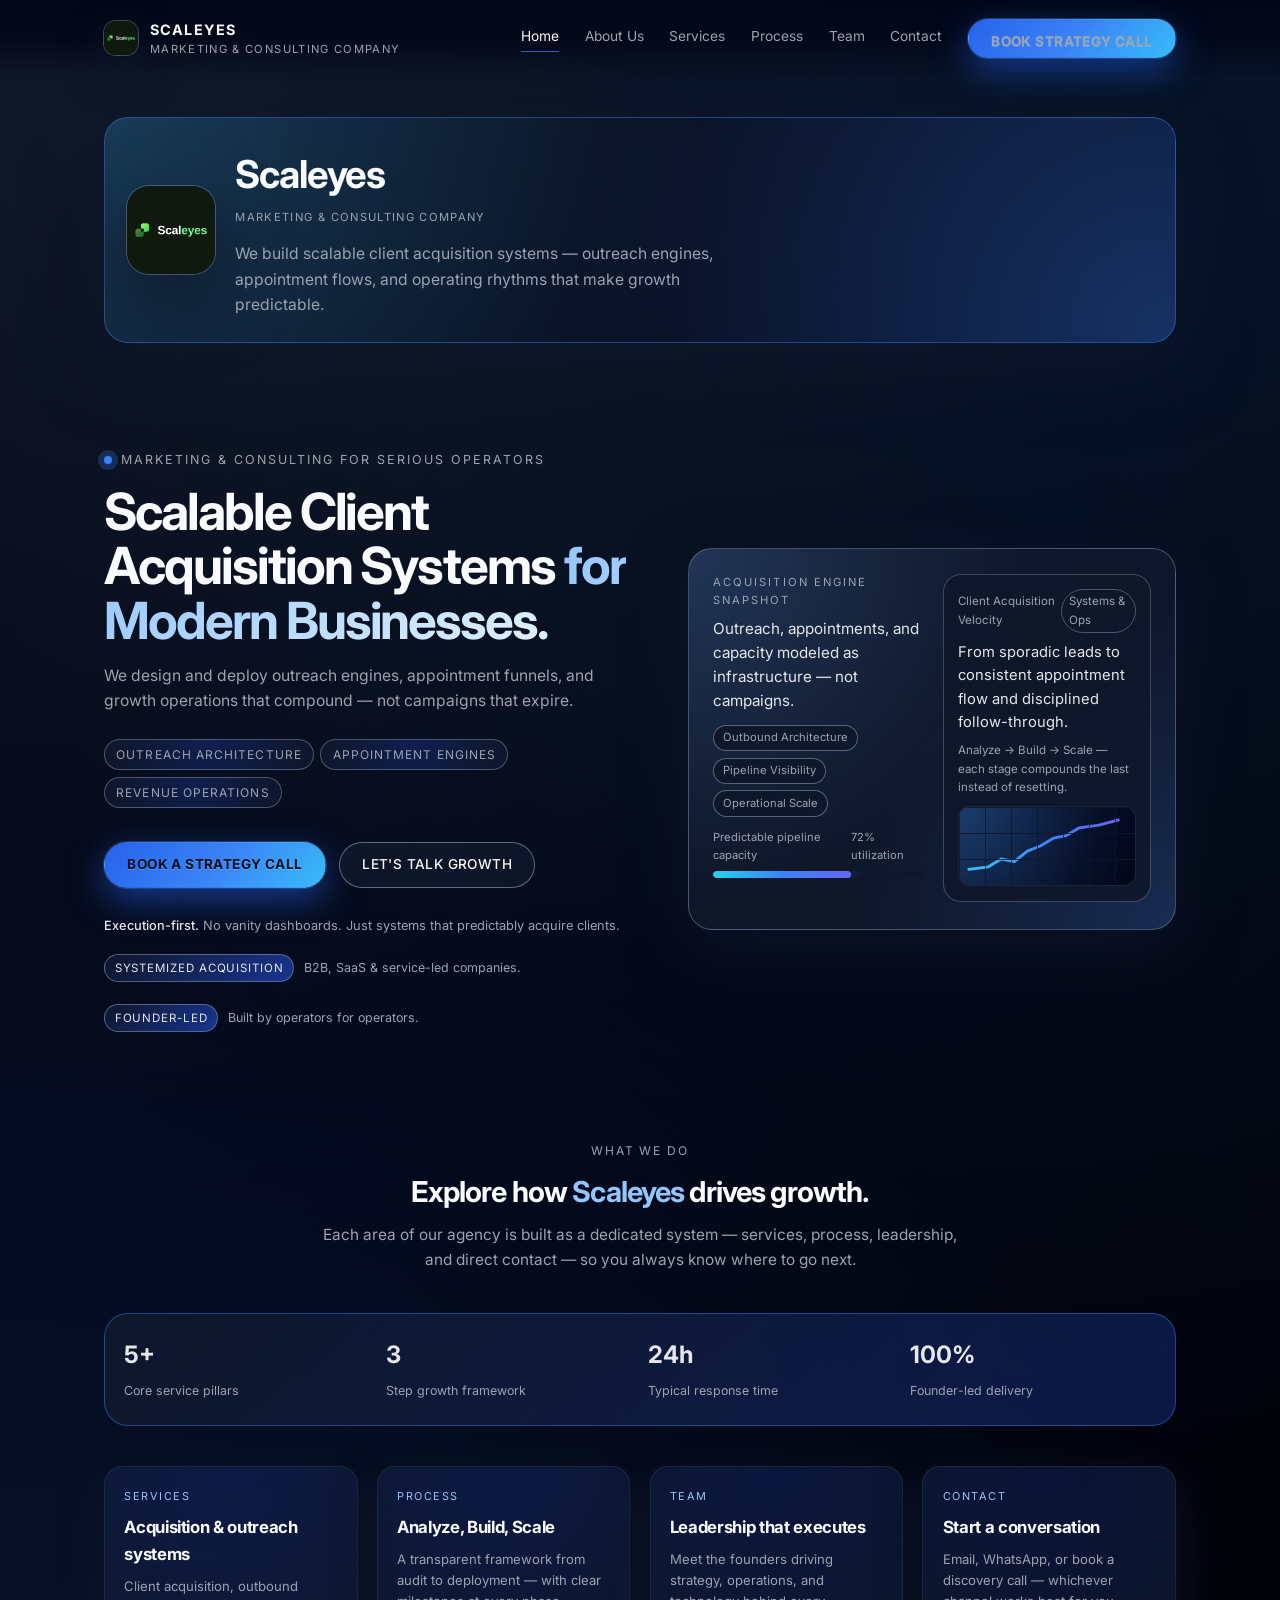
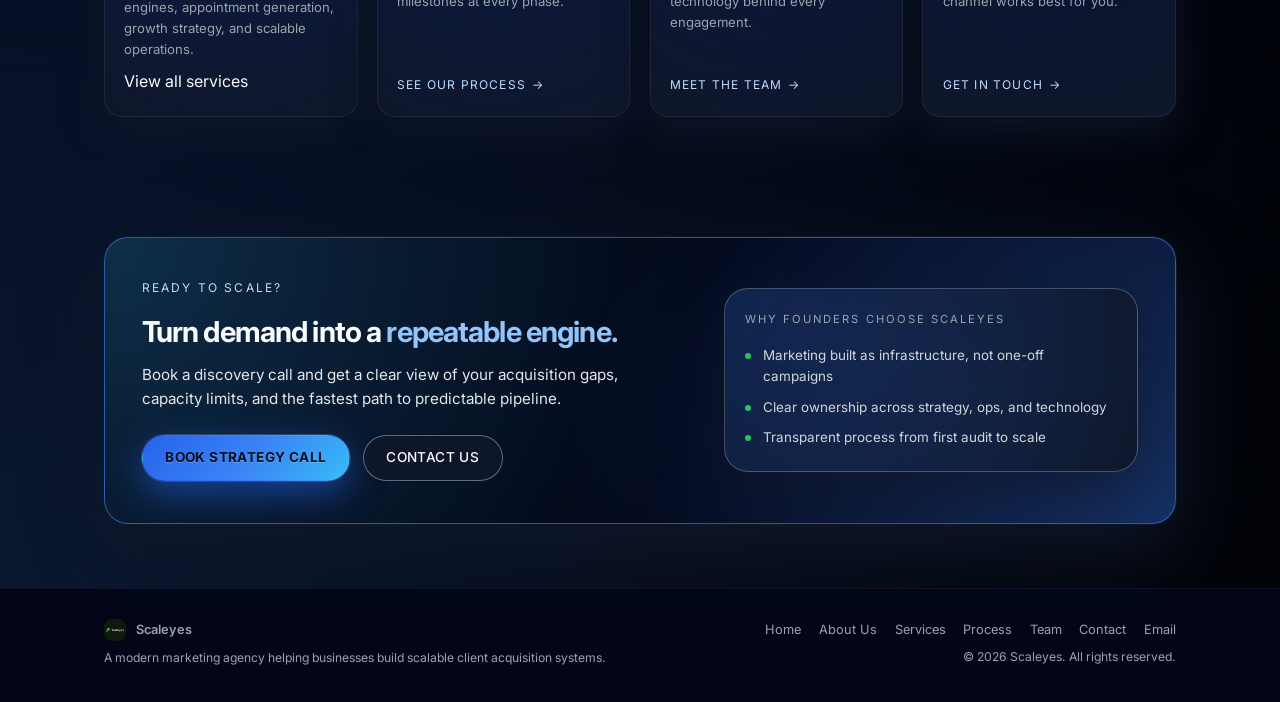
<file: index.html>
﻿<!DOCTYPE html>
<html lang="en">
<head>
  <meta charset="UTF-8" />
  <title>Scaleyes – Marketing & Consulting Company for Scalable Client Acquisition</title>
  <meta name="viewport" content="width=device-width, initial-scale=1, maximum-scale=1, user-scalable=no" />
  <meta
    name="description"
    content="Scaleyes is a marketing agency building scalable client acquisition systems, outreach engines, and appointment generation for modern businesses."
  />
  <link rel="icon" href="assets/scaleyes-logo.jpeg" type="image/jpeg" />
  <link rel="apple-touch-icon" href="assets/scaleyes-logo.jpeg" />
  <meta property="og:title" content="Scaleyes – Marketing & Consulting Company" />
  <meta
    property="og:description"
    content="Scalable client acquisition systems, outreach engines, and growth operations for modern businesses."
  />
  <meta property="og:image" content="assets/scaleyes-logo.jpeg" />
  <meta name="twitter:card" content="summary_large_image" />
  <link rel="preconnect" href="https://fonts.googleapis.com" />
  <link rel="preconnect" href="https://fonts.gstatic.com" crossorigin />
  <link
    href="https://fonts.googleapis.com/css2?family=Inter:wght@300;400;500;600;700;800&display=swap"
    rel="stylesheet"
  />
  <link rel="stylesheet" href="css/styles.css" />
</head>
<body>
  <div class="page">
    <header class="nav">
      <div class="nav-inner">
        <a href="index.html" class="brand">
          <img class="brand-logo" src="assets/scaleyes-logo.jpeg" alt="Scaleyes logo" />
          <div>
            <div class="brand-name">Scaleyes</div>
            <div class="brand-sub">Marketing &amp; Consulting Company</div>
          </div>
        </a>
        <button class="nav-toggle" type="button" aria-label="Open menu" aria-expanded="false" aria-controls="site-nav">
          <span class="nav-toggle-bar" aria-hidden="true"></span>
          <span class="nav-toggle-bar" aria-hidden="true"></span>
          <span class="nav-toggle-bar" aria-hidden="true"></span>
        </button>
        <nav class="nav-links" id="site-nav">
          <a href="index.html" class="active">Home</a>
          <a href="about.html">About Us</a>
          <a href="services.html">Services</a>
          <a href="process.html">Process</a>
          <a href="team.html">Team</a>
          <a href="contact.html">Contact</a>
          <a href="https://calendly.com/scaleyes-official/discovery-call" class="btn btn-primary nav-cta" target="_blank" rel="noopener noreferrer">Book Strategy Call</a>
        </nav>
      </div>
    </header>

    <main>
      <section class="brand-hero">
        <div class="container">
          <div class="brand-hero-inner fade-in-up">
            <img class="brand-logo brand-logo--big" src="assets/scaleyes-logo.jpeg" alt="Scaleyes logo" />
            <div>
              <div class="brand-name brand-name--big">Scaleyes</div>
              <div class="brand-sub">Marketing &amp; Consulting Company</div>
              <p class="hero-subtitle" style="margin: 0.9rem 0 0;">
                We build scalable client acquisition systems — outreach engines, appointment flows, and
                operating rhythms that make growth predictable.
              </p>
            </div>
          </div>
        </div>
      </section>

      <section class="hero">
        <div class="container">
          <div class="hero-grid">
            <div class="fade-in-up">
              <div class="hero-eyebrow">
                <span class="hero-eyebrow-dot"></span>
                Marketing &amp; consulting for serious operators
              </div>
              <h1 class="hero-title">
                Scalable Client Acquisition Systems
                <span>for Modern Businesses.</span>
              </h1>
              <p class="hero-subtitle">
                We design and deploy outreach engines, appointment funnels, and growth operations
                that compound — not campaigns that expire.
              </p>
              <div class="hero-tags">
                <span class="hero-tag">Outreach Architecture</span>
                <span class="hero-tag">Appointment Engines</span>
                <span class="hero-tag">Revenue Operations</span>
              </div>
              <div class="hero-cta-row">
                <a href="https://calendly.com/scaleyes-official/discovery-call" class="btn btn-primary" target="_blank" rel="noopener noreferrer">Book a Strategy Call</a>
                <a href="contact.html" class="btn btn-outline">Let's Talk Growth</a>
              </div>
              <p class="hero-note">
                <strong>Execution-first.</strong> No vanity dashboards. Just systems that predictably
                acquire clients.
              </p>
              <div class="hero-meta-row">
                <div class="hero-meta">
                  <span class="hero-meta-badge">Systemized Acquisition</span>
                  B2B, SaaS &amp; service-led companies.
                </div>
                <div class="hero-meta">
                  <span class="hero-meta-badge">Founder-led</span>
                  Built by operators for operators.
                </div>
              </div>
            </div>

            <div class="hero-visual-wrap fade-in-up-delayed">
              <div class="hero-card">
                <div class="hero-card-grid">
                  <div>
                    <div class="hero-kpi-label">Acquisition Engine Snapshot</div>
                    <div class="hero-kpi-main">
                      Outreach, appointments, and capacity modeled as infrastructure — not campaigns.
                    </div>
                    <div class="hero-kpi-pill-row">
                      <span class="hero-kpi-pill">Outbound Architecture</span>
                      <span class="hero-kpi-pill">Pipeline Visibility</span>
                      <span class="hero-kpi-pill">Operational Scale</span>
                    </div>
                    <div class="hero-bar-chart">
                      <div class="hero-bar-label-row">
                        <span>Predictable pipeline capacity</span>
                        <span>72% utilization</span>
                      </div>
                      <div class="hero-bar-track">
                        <div class="hero-bar-fill"></div>
                      </div>
                    </div>
                  </div>
                  <div>
                    <div class="hero-line-card">
                      <div class="hero-line-header">
                        <span>Client Acquisition Velocity</span>
                        <span class="hero-line-pill">Systems &amp; Ops</span>
                      </div>
                      <div class="hero-line-main">
                        From sporadic leads to consistent appointment flow and disciplined follow-through.
                      </div>
                      <div class="hero-line-sub">
                        Analyze → Build → Scale — each stage compounds the last instead of resetting.
                      </div>
                      <div class="hero-line-grid">
                        <div class="hero-line-path">
                          <svg class="hero-line-svg" viewBox="0 0 120 60" aria-hidden="true">
                            <polyline
                              points="0,48 15,46 25,40 35,42 45,34 55,30 65,24 75,22 85,16 100,14 115,10"
                              fill="none"
                              stroke="url(#lineGradient)"
                              stroke-width="2.2"
                              stroke-linecap="round"
                              stroke-linejoin="round"
                            />
                            <defs>
                              <linearGradient id="lineGradient" x1="0%" y1="0%" x2="100%" y2="0%">
                                <stop offset="0%" stop-color="#38bdf8" />
                                <stop offset="50%" stop-color="#3b82f6" />
                                <stop offset="100%" stop-color="#6366f1" />
                              </linearGradient>
                            </defs>
                          </svg>
                        </div>
                        <div class="hero-blob"></div>
                      </div>
                    </div>
                  </div>
                </div>
              </div>
            </div>
          </div>
        </div>
      </section>

      <section class="explore-section">
        <div class="container">
          <div class="section-header fade-in-up">
            <div class="section-eyebrow">What we do</div>
            <h2 class="section-title">Explore how <span>Scaleyes</span> drives growth.</h2>
            <p class="section-subtitle">
              Each area of our agency is built as a dedicated system — services, process, leadership,
              and direct contact — so you always know where to go next.
            </p>
          </div>

          <div class="stats-strip fade-in-up-delayed">
            <div class="stats-strip-grid">
              <div class="stat-item"><strong>5+</strong><span>Core service pillars</span></div>
              <div class="stat-item"><strong>3</strong><span>Step growth framework</span></div>
              <div class="stat-item"><strong>24h</strong><span>Typical response time</span></div>
              <div class="stat-item"><strong>100%</strong><span>Founder-led delivery</span></div>
            </div>
          </div>

          <div class="explore-grid fade-in-up-late">
            <a href="services.html" class="explore-card">
              <span class="explore-card-tag">Services</span>
              <h3>Acquisition &amp; outreach systems</h3>
              <p>Client acquisition, outbound engines, appointment generation, growth strategy, and scalable operations.</p>
              <span class="exploreacard-link">View all services</span>
            </a>
            <a href="process.html" class="explore-card">
              <span class="explore-card-tag">Process</span>
              <h3>Analyze, Build, Scale</h3>
              <p>A transparent framework from audit to deployment — with clear milestones at every phase.</p>
              <span class="explore-card-link">See our process</span>
            </a>
            <a href="team.html" class="explore-card">
              <span class="explore-card-tag">Team</span>
              <h3>Leadership that executes</h3>
              <p>Meet the founders driving strategy, operations, and technology behind every engagement.</p>
              <span class="explore-card-link">Meet the team</span>
            </a>
            <a href="contact.html" class="explore-card">
              <span class="explore-card-tag">Contact</span>
              <h3>Start a conversation</h3>
              <p>Email, WhatsApp, or book a discovery call — whichever channel works best for you.</p>
              <span class="explore-card-link">Get in touch</span>
            </a>
          </div>
        </div>
      </section>

      <section class="cta-band">
        <div class="container">
          <div class="cta-wrap fade-in-up">
            <div class="cta-grid">
              <div>
                <div class="cta-kicker">Ready to scale?</div>
                <h2 class="cta-title">Turn demand into a <span>repeatable engine.</span></h2>
                <p class="cta-subtitle">
                  Book a discovery call and get a clear view of your acquisition gaps, capacity limits,
                  and the fastest path to predictable pipeline.
                </p>
                <div class="cta-actions">
                  <a href="https://calendly.com/scaleyes-official/discovery-call" class="btn btn-primary" target="_blank" rel="noopener noreferrer">Book Strategy Call</a>
                  <a href="contact.html" class="btn btn-outline">Contact Us</a>
                </div>
              </div>
              <div class="page-hero-card">
                <p class="hero-kpi-label">Why founders choose Scaleyes</p>
                <ul class="contact-expect-list">
                  <li>Marketing built as infrastructure, not one-off campaigns</li>
                  <li>Clear ownership across strategy, ops, and technology</li>
                  <li>Transparent process from first audit to scale</li>
                </ul>
              </div>
            </div>
          </div>
        </div>
      </section>
    </main>

    <footer>
      <div class="container">
        <div class="footer-inner">
          <div class="footer-left">
            <div class="footer-logo">
              <img class="footer-logo-img" src="assets/scaleyes-logo.jpeg" alt="Scaleyes logo" />
              <span>Scaleyes</span>
            </div>
            <p class="footer-mini">
              A modern marketing agency helping businesses build scalable client acquisition systems.
            </p>
          </div>
          <div class="footer-right">
            <div class="footer-links">
              <a href="index.html">Home</a>
              <a href="about.html">About Us</a>
              <a href="services.html">Services</a>
              <a href="process.html">Process</a>
              <a href="team.html">Team</a>
              <a href="contact.html">Contact</a>
              <a href="mailto:official@scaleyes.com">Email</a>
            </div>
            <p class="footer-mini">&copy; <span id="year"></span> Scaleyes. All rights reserved.</p>
          </div>
        </div>
      </div>
    </footer>
  </div>
  <script src="js/nav.js" defer></script>
  <script>
    document.getElementById("year").textContent = new Date().getFullYear();
  </script>
</body>
</html>
</file>
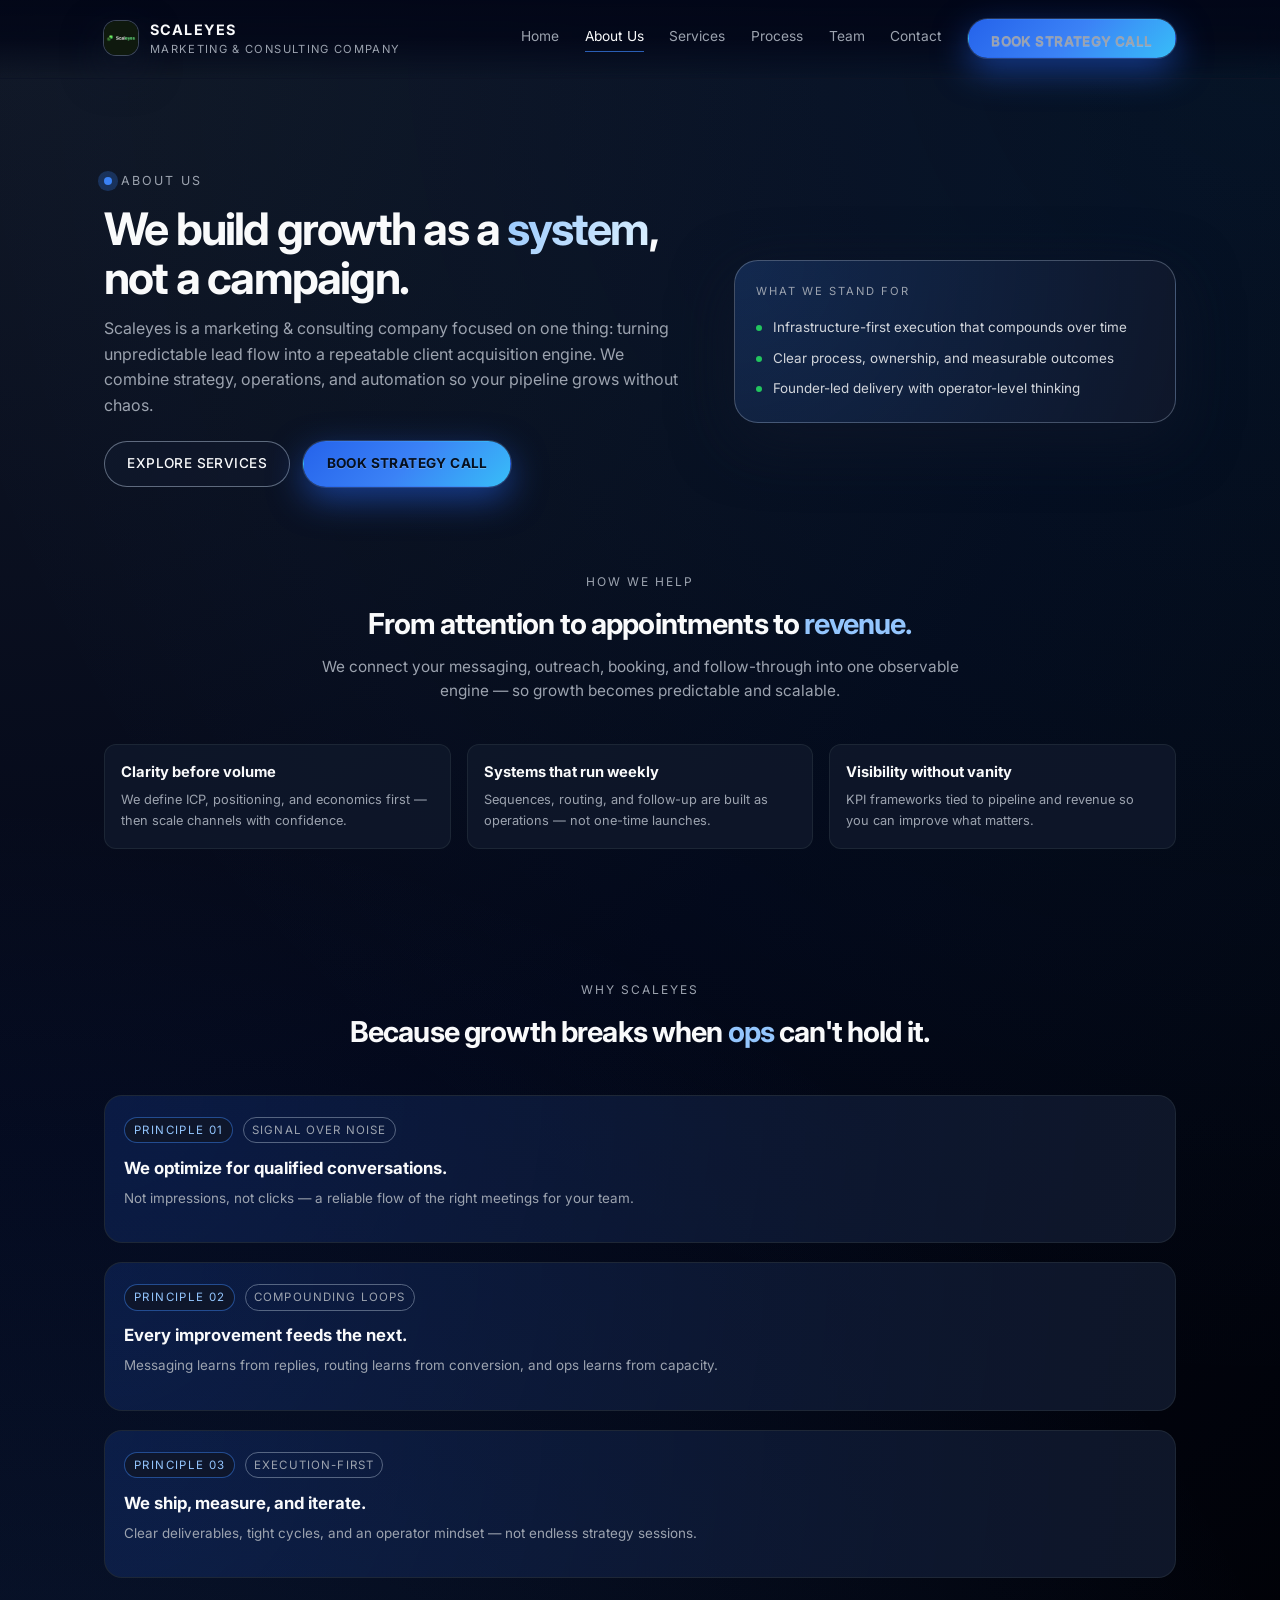
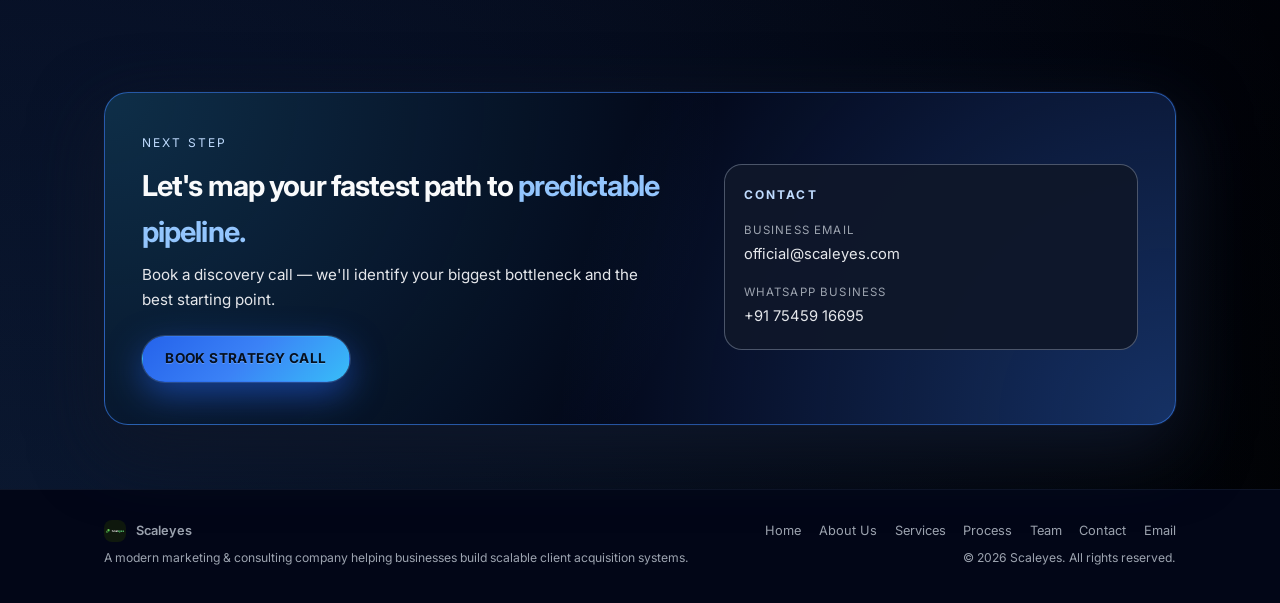
<file: about.html>
<!DOCTYPE html>
<html lang="en">
<head>
  <meta charset="UTF-8" />
  <title>About Us – Scaleyes Marketing &amp; Consulting Company</title>
  <meta name="viewport" content="width=device-width, initial-scale=1, maximum-scale=1, user-scalable=no" />
  <meta
    name="description"
    content="About Scaleyes: a marketing & consulting company building scalable client acquisition systems, outreach engines, and operational growth infrastructure for modern businesses."
  />
  <link rel="icon" href="assets/scaleyes-logo.jpeg" type="image/jpeg" />
  <link rel="preconnect" href="https://fonts.googleapis.com" />
  <link rel="preconnect" href="https://fonts.gstatic.com" crossorigin />
  <link href="https://fonts.googleapis.com/css2?family=Inter:wght@300;400;500;600;700;800&display=swap" rel="stylesheet" />
  <link rel="stylesheet" href="css/styles.css" />
</head>
<body>
  <div class="page">
    <header class="nav">
      <div class="nav-inner">
        <a href="index.html" class="brand">
          <img class="brand-logo" src="assets/scaleyes-logo.jpeg" alt="Scaleyes logo" />
          <div>
            <div class="brand-name">Scaleyes</div>
            <div class="brand-sub">Marketing &amp; Consulting Company</div>
          </div>
        </a>
        <button class="nav-toggle" type="button" aria-label="Open menu" aria-expanded="false" aria-controls="site-nav">
          <span class="nav-toggle-bar" aria-hidden="true"></span>
          <span class="nav-toggle-bar" aria-hidden="true"></span>
          <span class="nav-toggle-bar" aria-hidden="true"></span>
        </button>
        <nav class="nav-links" id="site-nav">
          <a href="index.html">Home</a>
          <a href="about.html" class="active">About Us</a>
          <a href="services.html">Services</a>
          <a href="process.html">Process</a>
          <a href="team.html">Team</a>
          <a href="contact.html">Contact</a>
          <a href="https://calendly.com/scaleyes-official/discovery-call" class="btn btn-primary nav-cta" target="_blank" rel="noopener noreferrer">Book Strategy Call</a>
        </nav>
      </div>
    </header>

    <main>
      <section class="page-hero">
        <div class="container">
          <div class="page-hero-grid fade-in-up">
            <div>
              <div class="hero-eyebrow">
                <span class="hero-eyebrow-dot"></span>
                About Us
              </div>
              <h1 class="page-hero-title">We build growth as a <span>system</span>, not a campaign.</h1>
              <p class="page-hero-subtitle">
                Scaleyes is a marketing &amp; consulting company focused on one thing: turning unpredictable
                lead flow into a repeatable client acquisition engine. We combine strategy, operations,
                and automation so your pipeline grows without chaos.
              </p>
              <div class="hero-cta-row">
                <a href="services.html" class="btn btn-outline">Explore Services</a>
                <a href="https://calendly.com/scaleyes-official/discovery-call" class="btn btn-primary" target="_blank" rel="noopener noreferrer">Book Strategy Call</a>
              </div>
            </div>
            <div class="page-hero-card fade-in-up-delayed">
              <p class="hero-kpi-label">What we stand for</p>
              <ul class="contact-expect-list">
                <li>Infrastructure-first execution that compounds over time</li>
                <li>Clear process, ownership, and measurable outcomes</li>
                <li>Founder-led delivery with operator-level thinking</li>
              </ul>
            </div>
          </div>
        </div>
      </section>

      <section class="section section--tight-top">
        <div class="container">
          <div class="section-header">
            <div class="section-eyebrow">How we help</div>
            <h2 class="section-title">From attention to appointments to <span>revenue.</span></h2>
            <p class="section-subtitle">
              We connect your messaging, outreach, booking, and follow-through into one observable engine —
              so growth becomes predictable and scalable.
            </p>
          </div>

          <div class="value-grid">
            <div class="value-card">
              <h4>Clarity before volume</h4>
              <p>We define ICP, positioning, and economics first — then scale channels with confidence.</p>
            </div>
            <div class="value-card">
              <h4>Systems that run weekly</h4>
              <p>Sequences, routing, and follow-up are built as operations — not one-time launches.</p>
            </div>
            <div class="value-card">
              <h4>Visibility without vanity</h4>
              <p>KPI frameworks tied to pipeline and revenue so you can improve what matters.</p>
            </div>
          </div>
        </div>
      </section>

      <section class="section">
        <div class="container">
          <div class="section-header">
            <div class="section-eyebrow">Why Scaleyes</div>
            <h2 class="section-title">Because growth breaks when <span>ops</span> can't hold it.</h2>
          </div>
          <div class="timeline">
            <article class="timeline-item">
              <div class="timeline-head">
                <span class="timeline-phase">Principle 01</span>
                <span class="badge-outline">Signal over noise</span>
              </div>
              <h3>We optimize for qualified conversations.</h3>
              <p>Not impressions, not clicks — a reliable flow of the right meetings for your team.</p>
            </article>
            <article class="timeline-item">
              <div class="timeline-head">
                <span class="timeline-phase">Principle 02</span>
                <span class="badge-outline">Compounding loops</span>
              </div>
              <h3>Every improvement feeds the next.</h3>
              <p>Messaging learns from replies, routing learns from conversion, and ops learns from capacity.</p>
            </article>
            <article class="timeline-item">
              <div class="timeline-head">
                <span class="timeline-phase">Principle 03</span>
                <span class="badge-outline">Execution-first</span>
              </div>
              <h3>We ship, measure, and iterate.</h3>
              <p>Clear deliverables, tight cycles, and an operator mindset — not endless strategy sessions.</p>
            </article>
          </div>
        </div>
      </section>

      <section class="cta-band">
        <div class="container">
          <div class="cta-wrap">
            <div class="cta-grid">
              <div>
                <div class="cta-kicker">Next step</div>
                <h2 class="cta-title">Let's map your fastest path to <span>predictable pipeline.</span></h2>
                <p class="cta-subtitle">Book a discovery call — we'll identify your biggest bottleneck and the best starting point.</p>
                <a href="https://calendly.com/scaleyes-official/discovery-call" class="btn btn-primary" target="_blank" rel="noopener noreferrer">Book Strategy Call</a>
              </div>
              <div class="contact-panel">
                <h3 class="contact-heading">Contact</h3>
                <div class="contact-list">
                  <div class="contact-item">
                    <span class="contact-label">Business Email</span>
                    <a href="mailto:official@scaleyes.com" class="contact-value">official@scaleyes.com</a>
                  </div>
                  <div class="contact-item">
                    <span class="contact-label">WhatsApp Business</span>
                    <a href="https://wa.me/917545916695" class="contact-value" target="_blank" rel="noopener noreferrer">+91 75459 16695</a>
                  </div>
                </div>
              </div>
            </div>
          </div>
        </div>
      </section>
    </main>

    <footer>
      <div class="container">
        <div class="footer-inner">
          <div class="footer-left">
            <div class="footer-logo">
              <img class="footer-logo-img" src="assets/scaleyes-logo.jpeg" alt="Scaleyes logo" />
              <span>Scaleyes</span>
            </div>
            <p class="footer-mini">A modern marketing &amp; consulting company helping businesses build scalable client acquisition systems.</p>
          </div>
          <div class="footer-right">
            <div class="footer-links">
              <a href="index.html">Home</a>
              <a href="about.html">About Us</a>
              <a href="services.html">Services</a>
              <a href="process.html">Process</a>
              <a href="team.html">Team</a>
              <a href="contact.html">Contact</a>
              <a href="mailto:official@scaleyes.com">Email</a>
            </div>
            <p class="footer-mini">&copy; <span id="year"></span> Scaleyes. All rights reserved.</p>
          </div>
        </div>
      </div>
    </footer>
  </div>
  <script src="js/nav.js" defer></script>
  <script>document.getElementById("year").textContent = new Date().getFullYear();</script>
</body>
</html>
</file>
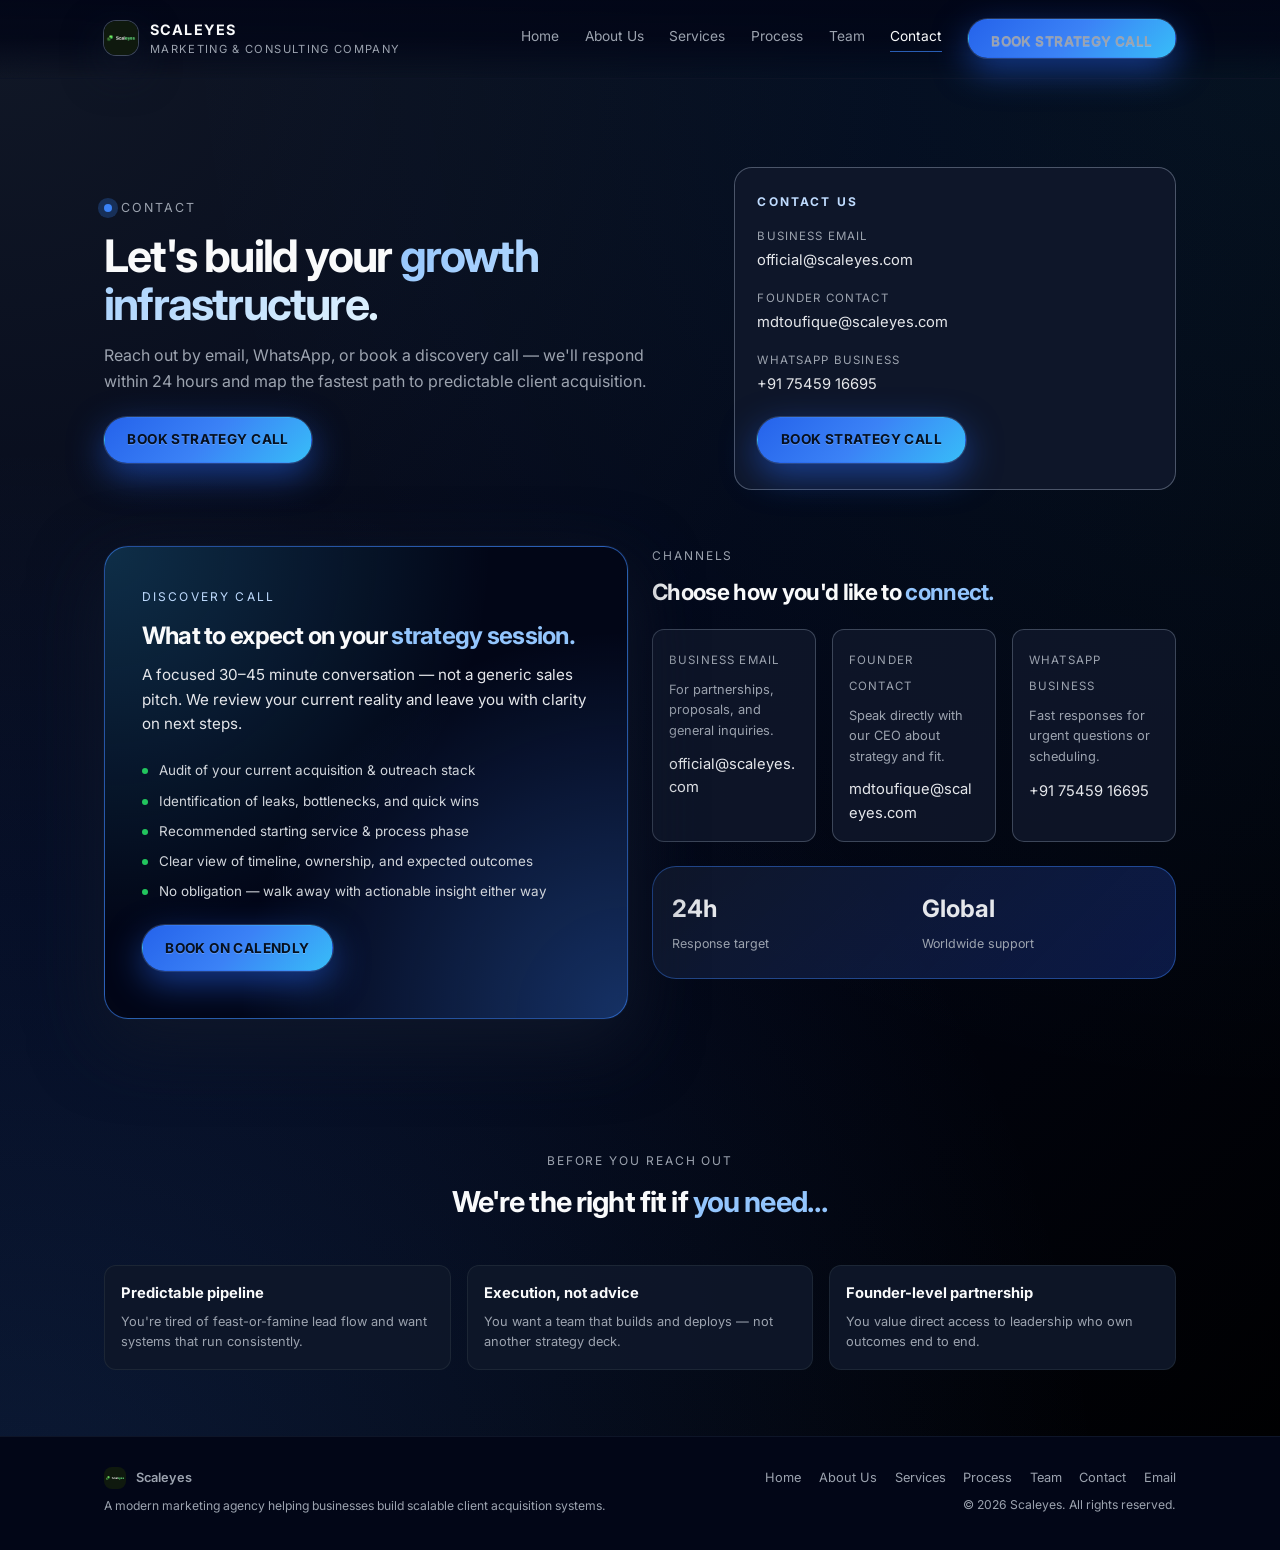
<file: contact.html>
﻿<!DOCTYPE html>
<html lang="en">
<head>
  <meta charset="UTF-8" />
  <title>Contact – Scaleyes Marketing & Consulting Company</title>
  <meta name="viewport" content="width=device-width, initial-scale=1, maximum-scale=1, user-scalable=no" />
  <meta name="description" content="Contact Scaleyes — business email, founder contact, WhatsApp, or book a discovery call on Calendly." />
  <link rel="icon" href="assets/scaleyes-logo.jpeg" type="image/jpeg" />
  <link rel="preconnect" href="https://fonts.googleapis.com" />
  <link rel="preconnect" href="https://fonts.gstatic.com" crossorigin />
  <link href="https://fonts.googleapis.com/css2?family=Inter:wght@300;400;500;600;700;800&display=swap" rel="stylesheet" />
  <link rel="stylesheet" href="css/styles.css" />
</head>
<body>
  <div class="page">
    <header class="nav">
      <div class="nav-inner">
        <a href="index.html" class="brand">
          <img class="brand-logo" src="assets/scaleyes-logo.jpeg" alt="Scaleyes logo" />
          <div>
            <div class="brand-name">Scaleyes</div>
            <div class="brand-sub">Marketing &amp; Consulting Company</div>
          </div>
        </a>
        <button class="nav-toggle" type="button" aria-label="Open menu" aria-expanded="false" aria-controls="site-nav">
          <span class="nav-toggle-bar" aria-hidden="true"></span>
          <span class="nav-toggle-bar" aria-hidden="true"></span>
          <span class="nav-toggle-bar" aria-hidden="true"></span>
        </button>
        <nav class="nav-links" id="site-nav">
          <a href="index.html">Home</a>
          <a href="about.html">About Us</a>
          <a href="services.html">Services</a>
          <a href="process.html">Process</a>
          <a href="team.html">Team</a>
          <a href="contact.html" class="active">Contact</a>
          <a href="https://calendly.com/scaleyes-official/discovery-call" class="btn btn-primary nav-cta" target="_blank" rel="noopener noreferrer">Book Strategy Call</a>
        </nav>
      </div>
    </header>

    <main>
      <section class="page-hero">
        <div class="container">
          <div class="page-hero-grid fade-in-up">
            <div>
              <div class="hero-eyebrow">
                <span class="hero-eyebrow-dot"></span>
                Contact
              </div>
              <h1 class="page-hero-title">Let's build your <span>growth infrastructure.</span></h1>
              <p class="page-hero-subtitle">
                Reach out by email, WhatsApp, or book a discovery call — we'll respond within 24 hours
                and map the fastest path to predictable client acquisition.
              </p>
              <a href="https://calendly.com/scaleyes-official/discovery-call" class="btn btn-primary" target="_blank" rel="noopener noreferrer">Book Strategy Call</a>
            </div>
            <div class="contact-panel contact-panel--large fade-in-up-delayed">
              <h3 class="contact-heading">Contact Us</h3>
              <div class="contact-list">
                <div class="contact-item">
                  <span class="contact-label">Business Email</span>
                  <a href="mailto:official@scaleyes.com" class="contact-value">official@scaleyes.com</a>
                </div>
                <div class="contact-item">
                  <span class="contact-label">Founder Contact</span>
                  <a href="mailto:mdtoufique@scaleyes.com" class="contact-value">mdtoufique@scaleyes.com</a>
                </div>
                <div class="contact-item">
                  <span class="contact-label">WhatsApp Business</span>
                  <a href="https://wa.me/917545916695" class="contact-value" target="_blank" rel="noopener noreferrer">+91 75459 16695</a>
                </div>
              </div>
              <div class="cta-actions" style="margin-top: 1.25rem;">
                <a href="https://calendly.com/scaleyes-official/discovery-call" class="btn btn-primary" target="_blank" rel="noopener noreferrer">Book Strategy Call</a>
              </div>
            </div>
          </div>
        </div>
      </section>

      <section class="section section--tight-top">
        <div class="container">
          <div class="contact-layout">
            <div class="cta-wrap" style="margin:0;">
              <div class="cta-kicker">Discovery call</div>
              <h2 class="cta-title" style="font-size:1.5rem;">What to expect on your <span>strategy session.</span></h2>
              <p class="cta-subtitle">
                A focused 30–45 minute conversation — not a generic sales pitch. We review your current
                reality and leave you with clarity on next steps.
              </p>
              <ul class="contact-expect-list">
                <li>Audit of your current acquisition &amp; outreach stack</li>
                <li>Identification of leaks, bottlenecks, and quick wins</li>
                <li>Recommended starting service &amp; process phase</li>
                <li>Clear view of timeline, ownership, and expected outcomes</li>
                <li>No obligation — walk away with actionable insight either way</li>
              </ul>
              <div class="cta-actions" style="margin-top:1.4rem;">
                <a href="https://calendly.com/scaleyes-official/discovery-call" class="btn btn-primary" target="_blank" rel="noopener noreferrer">Book on Calendly</a>
              </div>
            </div>

            <div>
              <div class="section-header" style="text-align:left;margin:0 0 1.2rem;">
                <div class="section-eyebrow">Channels</div>
                <h2 class="section-title" style="font-size:1.4rem;">Choose how you'd like to <span>connect.</span></h2>
              </div>
              <div class="contact-channel-grid">
                <div class="contact-channel">
                  <span class="contact-label">Business Email</span>
                  <p class="team-bio" style="margin:0.5rem 0 0.7rem;">For partnerships, proposals, and general inquiries.</p>
                  <a href="mailto:official@scaleyes.com" class="contact-value">official@scaleyes.com</a>
                </div>
                <div class="contact-channel">
                  <span class="contact-label">Founder Contact</span>
                  <p class="team-bio" style="margin:0.5rem 0 0.7rem;">Speak directly with our CEO about strategy and fit.</p>
                  <a href="mailto:mdtoufique@scaleyes.com" class="contact-value">mdtoufique@scaleyes.com</a>
                </div>
                <div class="contact-channel">
                  <span class="contact-label">WhatsApp Business</span>
                  <p class="team-bio" style="margin:0.5rem 0 0.7rem;">Fast responses for urgent questions or scheduling.</p>
                  <a href="https://wa.me/917545916695" class="contact-value" target="_blank" rel="noopener noreferrer">+91 75459 16695</a>
                </div>
              </div>

              <div class="stats-strip" style="margin-top:1.5rem;">
                <div class="stats-strip-grid" style="grid-template-columns:repeat(2,minmax(0,1fr));">
                  <div class="stat-item"><strong>24h</strong><span>Response target</span></div>
                  <div class="stat-item"><strong>Global</strong><span>Worldwide support</span></div>
                </div>
              </div>
            </div>
          </div>
        </div>
      </section>

      <section class="section">
        <div class="container">
          <div class="section-header">
            <div class="section-eyebrow">Before you reach out</div>
            <h2 class="section-title">We're the right fit if <span>you need...</span></h2>
          </div>
          <div class="value-grid">
            <div class="value-card">
              <h4>Predictable pipeline</h4>
              <p>You're tired of feast-or-famine lead flow and want systems that run consistently.</p>
            </div>
            <div class="value-card">
              <h4>Execution, not advice</h4>
              <p>You want a team that builds and deploys — not another strategy deck.</p>
            </div>
            <div class="value-card">
              <h4>Founder-level partnership</h4>
              <p>You value direct access to leadership who own outcomes end to end.</p>
            </div>
          </div>
        </div>
      </section>
    </main>

    <footer>
      <div class="container">
        <div class="footer-inner">
          <div class="footer-left">
            <div class="footer-logo">
              <img class="footer-logo-img" src="assets/scaleyes-logo.jpeg" alt="Scaleyes logo" />
              <span>Scaleyes</span>
            </div>
            <p class="footer-mini">A modern marketing agency helping businesses build scalable client acquisition systems.</p>
          </div>
          <div class="footer-right">
            <div class="footer-links">
              <a href="index.html">Home</a>
              <a href="about.html">About Us</a>
              <a href="services.html">Services</a>
              <a href="process.html">Process</a>
              <a href="team.html">Team</a>
              <a href="contact.html">Contact</a>
              <a href="mailto:official@scaleyes.com">Email</a>
            </div>
            <p class="footer-mini">&copy; <span id="year"></span> Scaleyes. All rights reserved.</p>
          </div>
        </div>
      </div>
    </footer>
  </div>
  <script src="js/nav.js" defer></script>
  <script>document.getElementById("year").textContent = new Date().getFullYear();</script>
</body>
</html>
</file>
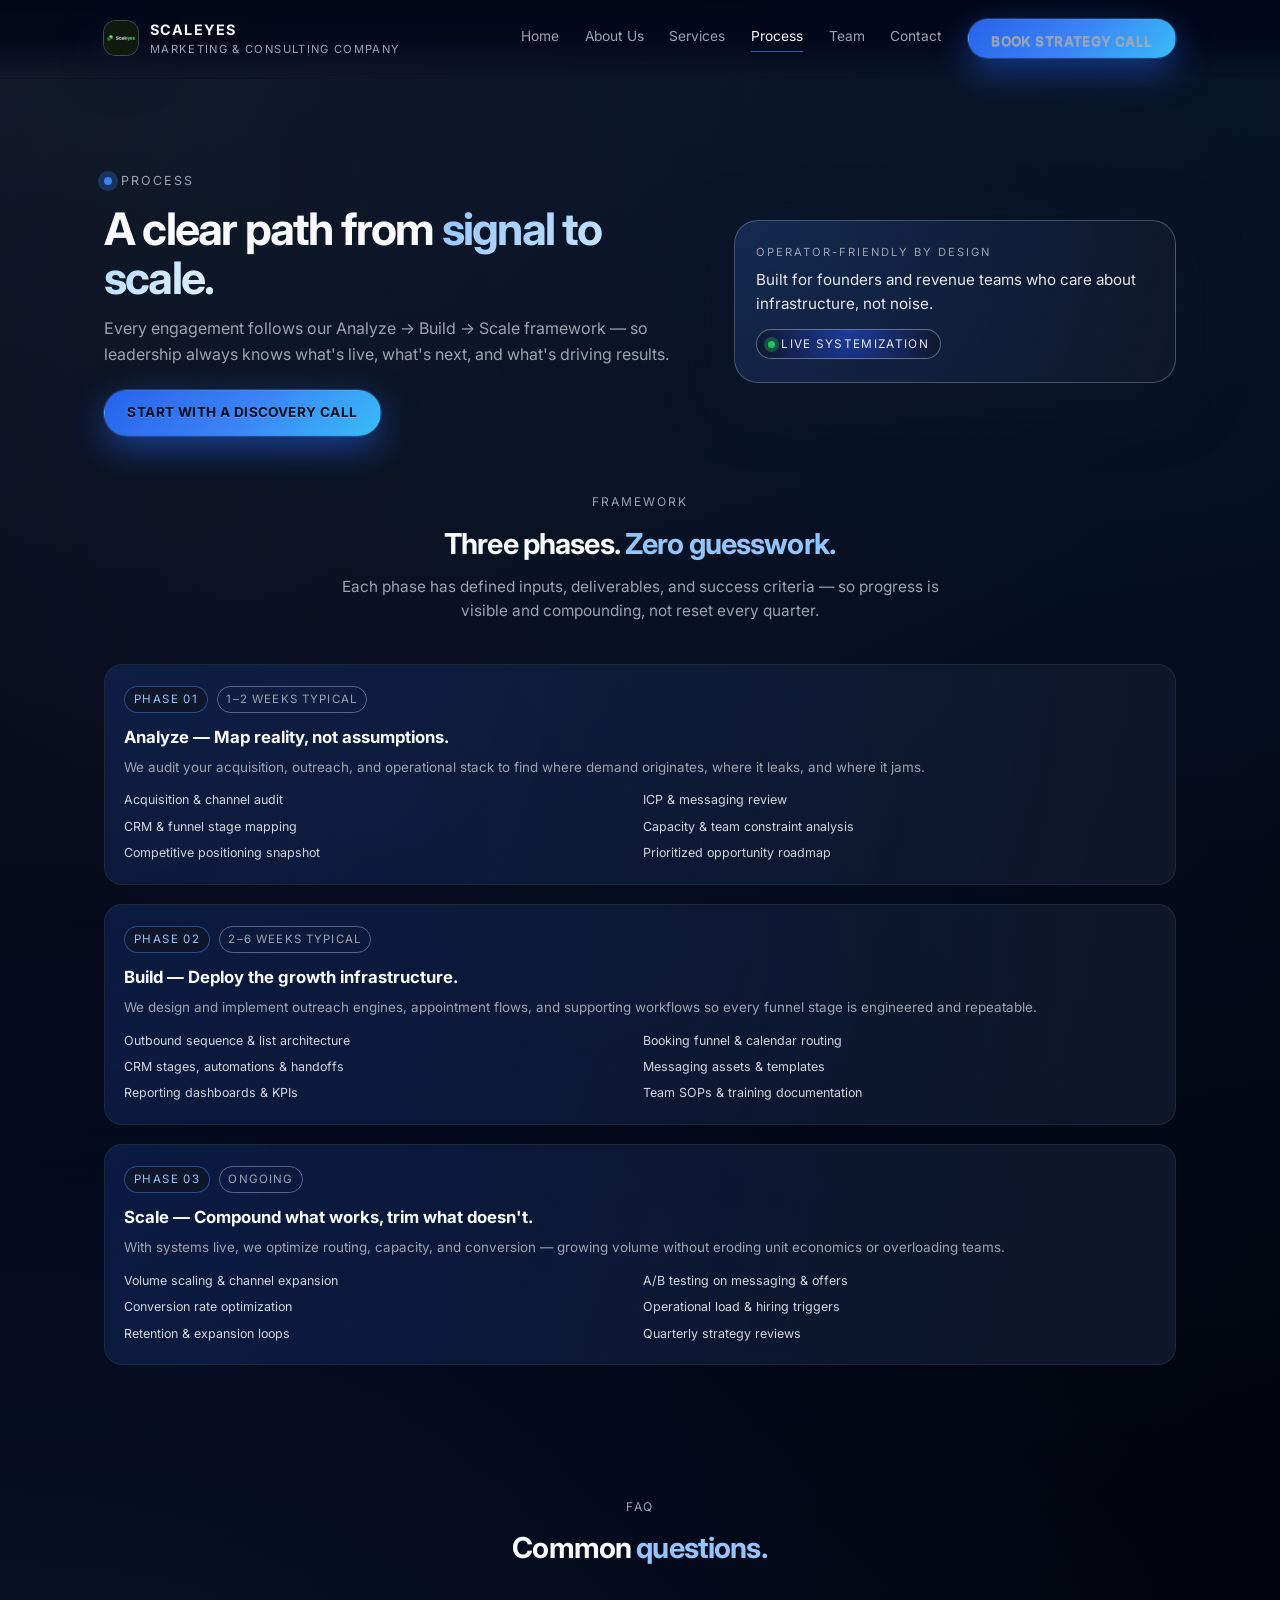
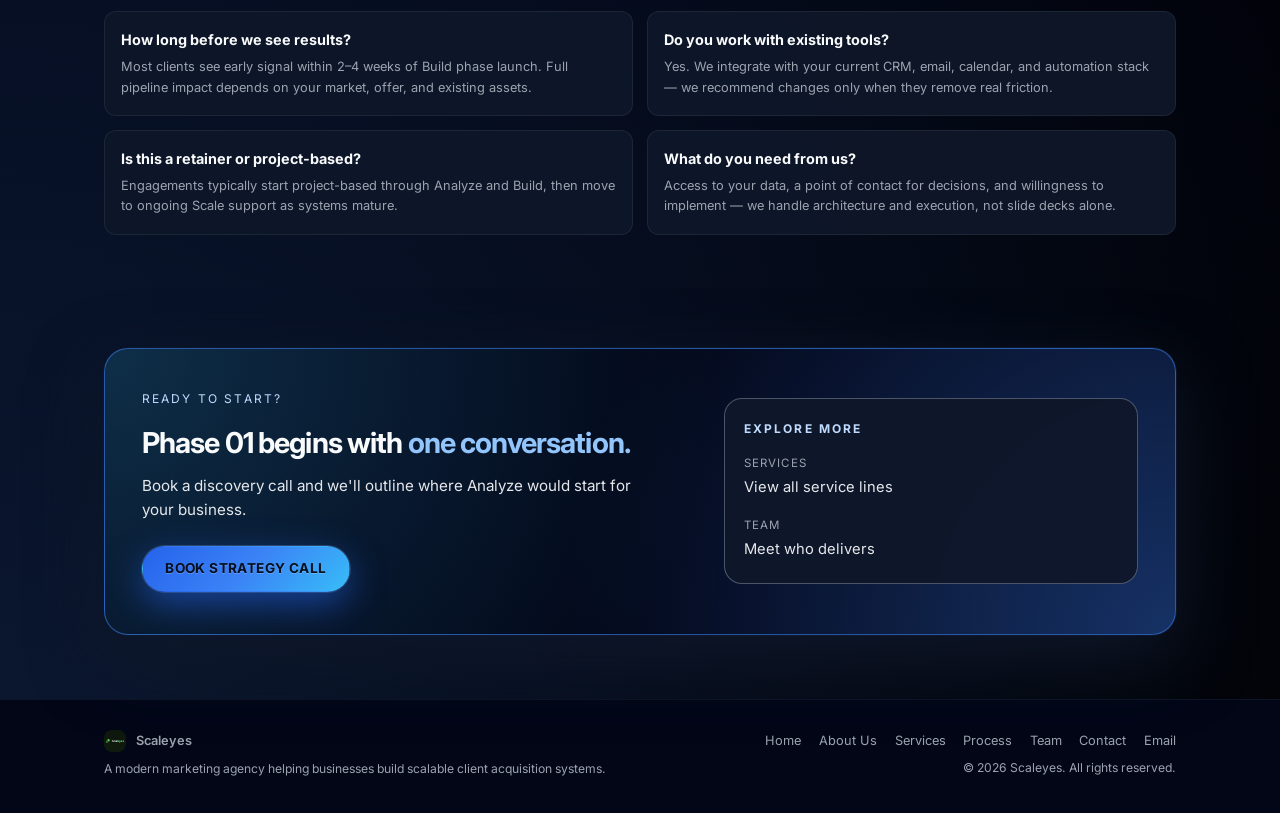
<file: process.html>
﻿<!DOCTYPE html>
<html lang="en">
<head>
  <meta charset="UTF-8" />
  <title>Process – Scaleyes Marketing & Consulting Company</title>
  <meta name="viewport" content="width=device-width, initial-scale=1, maximum-scale=1, user-scalable=no" />
  <meta name="description" content="Scaleyes process: Analyze, Build, Scale — a transparent framework for marketing systems that compound over time." />
  <link rel="icon" href="assets/scaleyes-logo.jpeg" type="image/jpeg" />
  <link rel="preconnect" href="https://fonts.googleapis.com" />
  <link rel="preconnect" href="https://fonts.gstatic.com" crossorigin />
  <link href="https://fonts.googleapis.com/css2?family=Inter:wght@300;400;500;600;700;800&display=swap" rel="stylesheet" />
  <link rel="stylesheet" href="css/styles.css" />
</head>
<body>
  <div class="page">
    <header class="nav">
      <div class="nav-inner">
        <a href="index.html" class="brand">
          <img class="brand-logo" src="assets/scaleyes-logo.jpeg" alt="Scaleyes logo" />
          <div>
            <div class="brand-name">Scaleyes</div>
            <div class="brand-sub">Marketing &amp; Consulting Company</div>
          </div>
        </a>
        <button class="nav-toggle" type="button" aria-label="Open menu" aria-expanded="false" aria-controls="site-nav">
          <span class="nav-toggle-bar" aria-hidden="true"></span>
          <span class="nav-toggle-bar" aria-hidden="true"></span>
          <span class="nav-toggle-bar" aria-hidden="true"></span>
        </button>
        <nav class="nav-links" id="site-nav">
          <a href="index.html">Home</a>
          <a href="about.html">About Us</a>
          <a href="services.html">Services</a>
          <a href="process.html" class="active">Process</a>
          <a href="team.html">Team</a>
          <a href="contact.html">Contact</a>
          <a href="https://calendly.com/scaleyes-official/discovery-call" class="btn btn-primary nav-cta" target="_blank" rel="noopener noreferrer">Book Strategy Call</a>
        </nav>
      </div>
    </header>

    <main>
      <section class="page-hero">
        <div class="container">
          <div class="page-hero-grid fade-in-up">
            <div>
              <div class="hero-eyebrow">
                <span class="hero-eyebrow-dot"></span>
                Process
              </div>
              <h1 class="page-hero-title">A clear path from <span>signal to scale.</span></h1>
              <p class="page-hero-subtitle">
                Every engagement follows our Analyze → Build → Scale framework — so leadership always
                knows what's live, what's next, and what's driving results.
              </p>
              <a href="https://calendly.com/scaleyes-official/discovery-call" class="btn btn-primary" target="_blank" rel="noopener noreferrer">Start with a Discovery Call</a>
            </div>
            <div class="page-hero-card fade-in-up-delayed">
              <p class="hero-kpi-label">Operator-friendly by design</p>
              <p class="hero-kpi-main" style="margin-bottom:0.8rem;">
                Built for founders and revenue teams who care about infrastructure, not noise.
              </p>
              <div class="process-indicator" style="display:inline-flex;">
                <span class="process-indicator-dot"></span>
                Live Systemization
              </div>
            </div>
          </div>
        </div>
      </section>

      <section class="section section--tight-top">
        <div class="container">
          <div class="section-header">
            <div class="section-eyebrow">Framework</div>
            <h2 class="section-title">Three phases. <span>Zero guesswork.</span></h2>
            <p class="section-subtitle">
              Each phase has defined inputs, deliverables, and success criteria — so progress is visible
              and compounding, not reset every quarter.
            </p>
          </div>

          <div class="timeline">
            <article class="timeline-item">
              <div class="timeline-head">
                <span class="timeline-phase">Phase 01</span>
                <span class="badge-outline">1–2 weeks typical</span>
              </div>
              <h3>Analyze — Map reality, not assumptions.</h3>
              <p>We audit your acquisition, outreach, and operational stack to find where demand originates, where it leaks, and where it jams.</p>
              <ul class="timeline-checklist">
                <li>Acquisition &amp; channel audit</li>
                <li>ICP &amp; messaging review</li>
                <li>CRM &amp; funnel stage mapping</li>
                <li>Capacity &amp; team constraint analysis</li>
                <li>Competitive positioning snapshot</li>
                <li>Prioritized opportunity roadmap</li>
              </ul>
            </article>

            <article class="timeline-item">
              <div class="timeline-head">
                <span class="timeline-phase">Phase 02</span>
                <span class="badge-outline">2–6 weeks typical</span>
              </div>
              <h3>Build — Deploy the growth infrastructure.</h3>
              <p>We design and implement outreach engines, appointment flows, and supporting workflows so every funnel stage is engineered and repeatable.</p>
              <ul class="timeline-checklist">
                <li>Outbound sequence &amp; list architecture</li>
                <li>Booking funnel &amp; calendar routing</li>
                <li>CRM stages, automations &amp; handoffs</li>
                <li>Messaging assets &amp; templates</li>
                <li>Reporting dashboards &amp; KPIs</li>
                <li>Team SOPs &amp; training documentation</li>
              </ul>
            </article>

            <article class="timeline-item">
              <div class="timeline-head">
                <span class="timeline-phase">Phase 03</span>
                <span class="badge-outline">Ongoing</span>
              </div>
              <h3>Scale — Compound what works, trim what doesn't.</h3>
              <p>With systems live, we optimize routing, capacity, and conversion — growing volume without eroding unit economics or overloading teams.</p>
              <ul class="timeline-checklist">
                <li>Volume scaling &amp; channel expansion</li>
                <li>A/B testing on messaging &amp; offers</li>
                <li>Conversion rate optimization</li>
                <li>Operational load &amp; hiring triggers</li>
                <li>Retention &amp; expansion loops</li>
                <li>Quarterly strategy reviews</li>
              </ul>
            </article>
          </div>
        </div>
      </section>

      <section class="section">
        <div class="container">
          <div class="section-header">
            <div class="section-eyebrow">FAQ</div>
            <h2 class="section-title">Common <span>questions.</span></h2>
          </div>
          <div class="faq-grid">
            <div class="faq-item">
              <h4>How long before we see results?</h4>
              <p>Most clients see early signal within 2–4 weeks of Build phase launch. Full pipeline impact depends on your market, offer, and existing assets.</p>
            </div>
            <div class="faq-item">
              <h4>Do you work with existing tools?</h4>
              <p>Yes. We integrate with your current CRM, email, calendar, and automation stack — we recommend changes only when they remove real friction.</p>
            </div>
            <div class="faq-item">
              <h4>Is this a retainer or project-based?</h4>
              <p>Engagements typically start project-based through Analyze and Build, then move to ongoing Scale support as systems mature.</p>
            </div>
            <div class="faq-item">
              <h4>What do you need from us?</h4>
              <p>Access to your data, a point of contact for decisions, and willingness to implement — we handle architecture and execution, not slide decks alone.</p>
            </div>
          </div>
        </div>
      </section>

      <section class="cta-band">
        <div class="container">
          <div class="cta-wrap">
            <div class="cta-grid">
              <div>
                <div class="cta-kicker">Ready to start?</div>
                <h2 class="cta-title">Phase 01 begins with <span>one conversation.</span></h2>
                <p class="cta-subtitle">Book a discovery call and we'll outline where Analyze would start for your business.</p>
                <a href="https://calendly.com/scaleyes-official/discovery-call" class="btn btn-primary" target="_blank" rel="noopener noreferrer">Book Strategy Call</a>
              </div>
              <div class="contact-panel">
                <h3 class="contact-heading">Explore more</h3>
                <div class="contact-list">
                  <div class="contact-item">
                    <span class="contact-label">Services</span>
                    <a href="services.html" class="contact-value">View all service lines</a>
                  </div>
                  <div class="contact-item">
                    <span class="contact-label">Team</span>
                    <a href="team.html" class="contact-value">Meet who delivers</a>
                  </div>
                </div>
              </div>
            </div>
          </div>
        </div>
      </section>
    </main>

    <footer>
      <div class="container">
        <div class="footer-inner">
          <div class="footer-left">
            <div class="footer-logo">
              <img class="footer-logo-img" src="assets/scaleyes-logo.jpeg" alt="Scaleyes logo" />
              <span>Scaleyes</span>
            </div>
            <p class="footer-mini">A modern marketing agency helping businesses build scalable client acquisition systems.</p>
          </div>
          <div class="footer-right">
            <div class="footer-links">
              <a href="index.html">Home</a>
              <a href="about.html">About Us</a>
              <a href="services.html">Services</a>
              <a href="process.html">Process</a>
              <a href="team.html">Team</a>
              <a href="contact.html">Contact</a>
              <a href="mailto:official@scaleyes.com">Email</a>
            </div>
            <p class="footer-mini">&copy; <span id="year"></span> Scaleyes. All rights reserved.</p>
          </div>
        </div>
      </div>
    </footer>
  </div>
  <script src="js/nav.js" defer></script>
  <script>document.getElementById("year").textContent = new Date().getFullYear();</script>
</body>
</html>
</file>
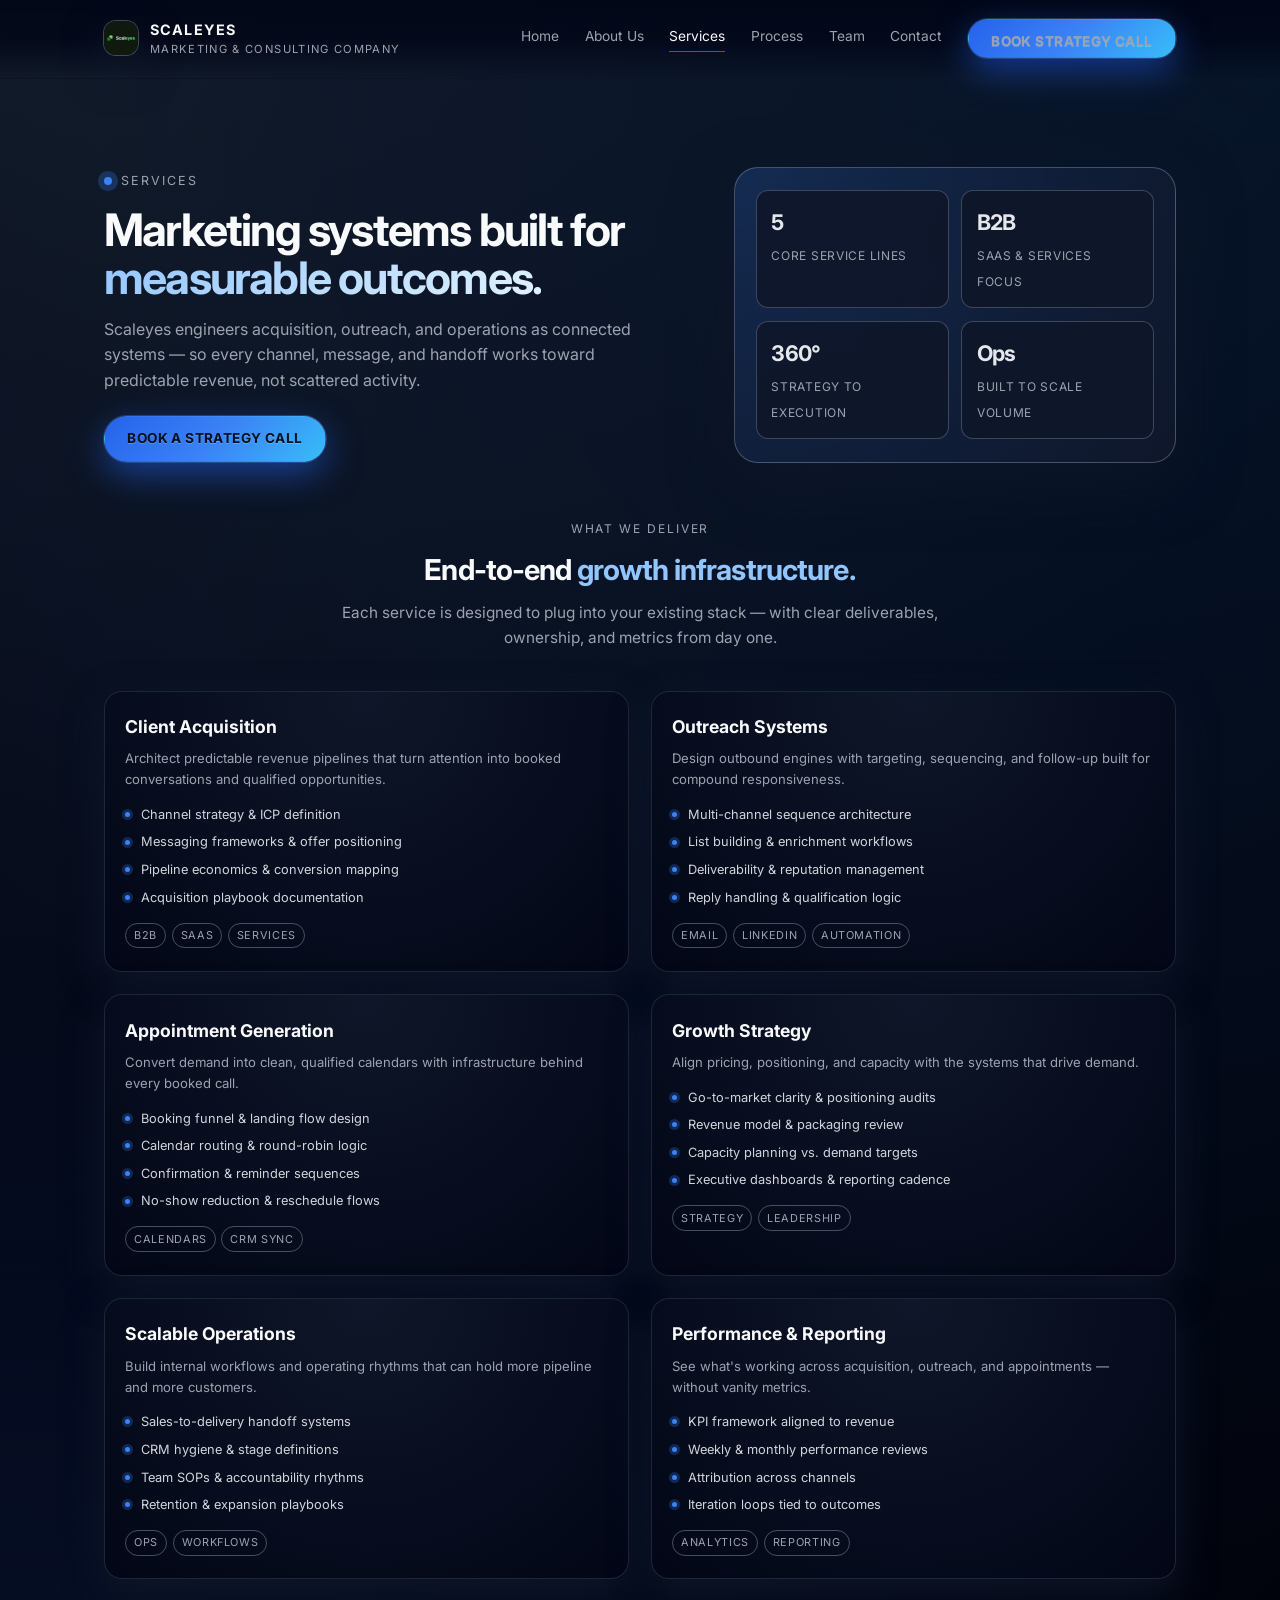
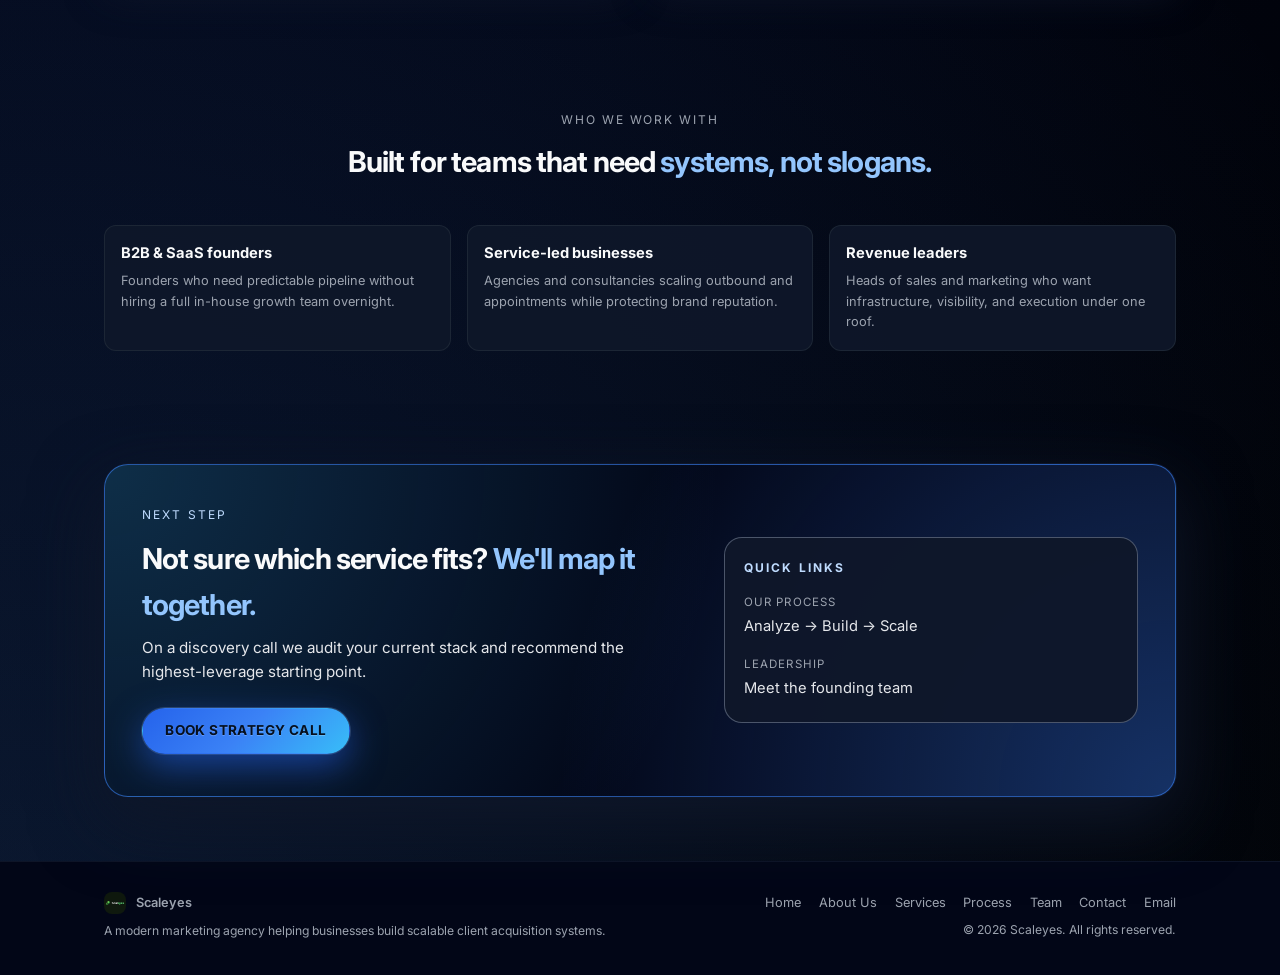
<file: services.html>
﻿<!DOCTYPE html>
<html lang="en">
<head>
  <meta charset="UTF-8" />
  <title>Services – Scaleyes Marketing & Consulting Company</title>
  <meta name="viewport" content="width=device-width, initial-scale=1, maximum-scale=1, user-scalable=no" />
  <meta name="description" content="Scaleyes services: client acquisition, outreach systems, appointment generation, growth strategy, and scalable operations for modern businesses." />
  <link rel="icon" href="assets/scaleyes-logo.jpeg" type="image/jpeg" />
  <link rel="preconnect" href="https://fonts.googleapis.com" />
  <link rel="preconnect" href="https://fonts.gstatic.com" crossorigin />
  <link href="https://fonts.googleapis.com/css2?family=Inter:wght@300;400;500;600;700;800&display=swap" rel="stylesheet" />
  <link rel="stylesheet" href="css/styles.css" />
</head>
<body>
  <div class="page">
    <header class="nav">
      <div class="nav-inner">
        <a href="index.html" class="brand">
          <img class="brand-logo" src="assets/scaleyes-logo.jpeg" alt="Scaleyes logo" />
          <div>
            <div class="brand-name">Scaleyes</div>
            <div class="brand-sub">Marketing &amp; Consulting Company</div>
          </div>
        </a>
        <button class="nav-toggle" type="button" aria-label="Open menu" aria-expanded="false" aria-controls="site-nav">
          <span class="nav-toggle-bar" aria-hidden="true"></span>
          <span class="nav-toggle-bar" aria-hidden="true"></span>
          <span class="nav-toggle-bar" aria-hidden="true"></span>
        </button>
        <nav class="nav-links" id="site-nav">
          <a href="index.html">Home</a>
          <a href="about.html">About Us</a>
          <a href="services.html" class="active">Services</a>
          <a href="process.html">Process</a>
          <a href="team.html">Team</a>
          <a href="contact.html">Contact</a>
          <a href="https://calendly.com/scaleyes-official/discovery-call" class="btn btn-primary nav-cta" target="_blank" rel="noopener noreferrer">Book Strategy Call</a>
        </nav>
      </div>
    </header>

    <main>
      <section class="page-hero">
        <div class="container">
          <div class="page-hero-grid fade-in-up">
            <div>
              <div class="hero-eyebrow">
                <span class="hero-eyebrow-dot"></span>
                Services
              </div>
              <h1 class="page-hero-title">Marketing systems built for <span>measurable outcomes.</span></h1>
              <p class="page-hero-subtitle">
                Scaleyes engineers acquisition, outreach, and operations as connected systems — so every
                channel, message, and handoff works toward predictable revenue, not scattered activity.
              </p>
              <a href="https://calendly.com/scaleyes-official/discovery-call" class="btn btn-primary" target="_blank" rel="noopener noreferrer">Book a Strategy Call</a>
            </div>
            <div class="page-hero-card fade-in-up-delayed">
              <div class="page-hero-stat-row">
                <div class="page-hero-stat"><strong>5</strong><span>Core service lines</span></div>
                <div class="page-hero-stat"><strong>B2B</strong><span>SaaS &amp; services focus</span></div>
                <div class="page-hero-stat"><strong>360°</strong><span>Strategy to execution</span></div>
                <div class="page-hero-stat"><strong>Ops</strong><span>Built to scale volume</span></div>
              </div>
            </div>
          </div>
        </div>
      </section>

      <section class="section section--tight-top">
        <div class="container">
          <div class="section-header">
            <div class="section-eyebrow">What we deliver</div>
            <h2 class="section-title">End-to-end <span>growth infrastructure.</span></h2>
            <p class="section-subtitle">
              Each service is designed to plug into your existing stack — with clear deliverables,
              ownership, and metrics from day one.
            </p>
          </div>

          <div class="service-detail-grid">
            <article class="service-detail-card">
              <h3>Client Acquisition</h3>
              <p class="service-outcome">Architect predictable revenue pipelines that turn attention into booked conversations and qualified opportunities.</p>
              <ul class="service-deliverables">
                <li>Channel strategy &amp; ICP definition</li>
                <li>Messaging frameworks &amp; offer positioning</li>
                <li>Pipeline economics &amp; conversion mapping</li>
                <li>Acquisition playbook documentation</li>
              </ul>
              <div class="service-tag-row">
                <span class="service-tag">B2B</span>
                <span class="service-tag">SaaS</span>
                <span class="service-tag">Services</span>
              </div>
            </article>

            <article class="service-detail-card">
              <h3>Outreach Systems</h3>
              <p class="service-outcome">Design outbound engines with targeting, sequencing, and follow-up built for compound responsiveness.</p>
              <ul class="service-deliverables">
                <li>Multi-channel sequence architecture</li>
                <li>List building &amp; enrichment workflows</li>
                <li>Deliverability &amp; reputation management</li>
                <li>Reply handling &amp; qualification logic</li>
              </ul>
              <div class="service-tag-row">
                <span class="service-tag">Email</span>
                <span class="service-tag">LinkedIn</span>
                <span class="service-tag">Automation</span>
              </div>
            </article>

            <article class="service-detail-card">
              <h3>Appointment Generation</h3>
              <p class="service-outcome">Convert demand into clean, qualified calendars with infrastructure behind every booked call.</p>
              <ul class="service-deliverables">
                <li>Booking funnel &amp; landing flow design</li>
                <li>Calendar routing &amp; round-robin logic</li>
                <li>Confirmation &amp; reminder sequences</li>
                <li>No-show reduction &amp; reschedule flows</li>
              </ul>
              <div class="service-tag-row">
                <span class="service-tag">Calendars</span>
                <span class="service-tag">CRM sync</span>
              </div>
            </article>

            <article class="service-detail-card">
              <h3>Growth Strategy</h3>
              <p class="service-outcome">Align pricing, positioning, and capacity with the systems that drive demand.</p>
              <ul class="service-deliverables">
                <li>Go-to-market clarity &amp; positioning audits</li>
                <li>Revenue model &amp; packaging review</li>
                <li>Capacity planning vs. demand targets</li>
                <li>Executive dashboards &amp; reporting cadence</li>
              </ul>
              <div class="service-tag-row">
                <span class="service-tag">Strategy</span>
                <span class="service-tag">Leadership</span>
              </div>
            </article>

            <article class="service-detail-card">
              <h3>Scalable Operations</h3>
              <p class="service-outcome">Build internal workflows and operating rhythms that can hold more pipeline and more customers.</p>
              <ul class="service-deliverables">
                <li>Sales-to-delivery handoff systems</li>
                <li>CRM hygiene &amp; stage definitions</li>
                <li>Team SOPs &amp; accountability rhythms</li>
                <li>Retention &amp; expansion playbooks</li>
              </ul>
              <div class="service-tag-row">
                <span class="service-tag">Ops</span>
                <span class="service-tag">Workflows</span>
              </div>
            </article>

            <article class="service-detail-card">
              <h3>Performance &amp; Reporting</h3>
              <p class="service-outcome">See what's working across acquisition, outreach, and appointments — without vanity metrics.</p>
              <ul class="service-deliverables">
                <li>KPI framework aligned to revenue</li>
                <li>Weekly &amp; monthly performance reviews</li>
                <li>Attribution across channels</li>
                <li>Iteration loops tied to outcomes</li>
              </ul>
              <div class="service-tag-row">
                <span class="service-tag">Analytics</span>
                <span class="service-tag">Reporting</span>
              </div>
            </article>
          </div>
        </div>
      </section>

      <section class="section">
        <div class="container">
          <div class="section-header">
            <div class="section-eyebrow">Who we work with</div>
            <h2 class="section-title">Built for teams that need <span>systems, not slogans.</span></h2>
          </div>
          <div class="value-grid">
            <div class="value-card">
              <h4>B2B &amp; SaaS founders</h4>
              <p>Founders who need predictable pipeline without hiring a full in-house growth team overnight.</p>
            </div>
            <div class="value-card">
              <h4>Service-led businesses</h4>
              <p>Agencies and consultancies scaling outbound and appointments while protecting brand reputation.</p>
            </div>
            <div class="value-card">
              <h4>Revenue leaders</h4>
              <p>Heads of sales and marketing who want infrastructure, visibility, and execution under one roof.</p>
            </div>
          </div>
        </div>
      </section>

      <section class="cta-band">
        <div class="container">
          <div class="cta-wrap">
            <div class="cta-grid">
              <div>
                <div class="cta-kicker">Next step</div>
                <h2 class="cta-title">Not sure which service fits? <span>We'll map it together.</span></h2>
                <p class="cta-subtitle">On a discovery call we audit your current stack and recommend the highest-leverage starting point.</p>
                <a href="https://calendly.com/scaleyes-official/discovery-call" class="btn btn-primary" target="_blank" rel="noopener noreferrer">Book Strategy Call</a>
              </div>
              <div class="contact-panel">
                <h3 class="contact-heading">Quick links</h3>
                <div class="contact-list">
                  <div class="contact-item">
                    <span class="contact-label">Our process</span>
                    <a href="process.html" class="contact-value">Analyze → Build → Scale</a>
                  </div>
                  <div class="contact-item">
                    <span class="contact-label">Leadership</span>
                    <a href="team.html" class="contact-value">Meet the founding team</a>
                  </div>
                </div>
              </div>
            </div>
          </div>
        </div>
      </section>
    </main>

    <footer>
      <div class="container">
        <div class="footer-inner">
          <div class="footer-left">
            <div class="footer-logo">
              <img class="footer-logo-img" src="assets/scaleyes-logo.jpeg" alt="Scaleyes logo" />
              <span>Scaleyes</span>
            </div>
            <p class="footer-mini">A modern marketing agency helping businesses build scalable client acquisition systems.</p>
          </div>
          <div class="footer-right">
            <div class="footer-links">
              <a href="index.html">Home</a>
              <a href="about.html">About Us</a>
              <a href="services.html">Services</a>
              <a href="process.html">Process</a>
              <a href="team.html">Team</a>
              <a href="contact.html">Contact</a>
              <a href="mailto:official@scaleyes.com">Email</a>
            </div>
            <p class="footer-mini">&copy; <span id="year"></span> Scaleyes. All rights reserved.</p>
          </div>
        </div>
      </div>
    </footer>
  </div>
  <script src="js/nav.js" defer></script>
  <script>document.getElementById("year").textContent = new Date().getFullYear();</script>
</body>
</html>
</file>
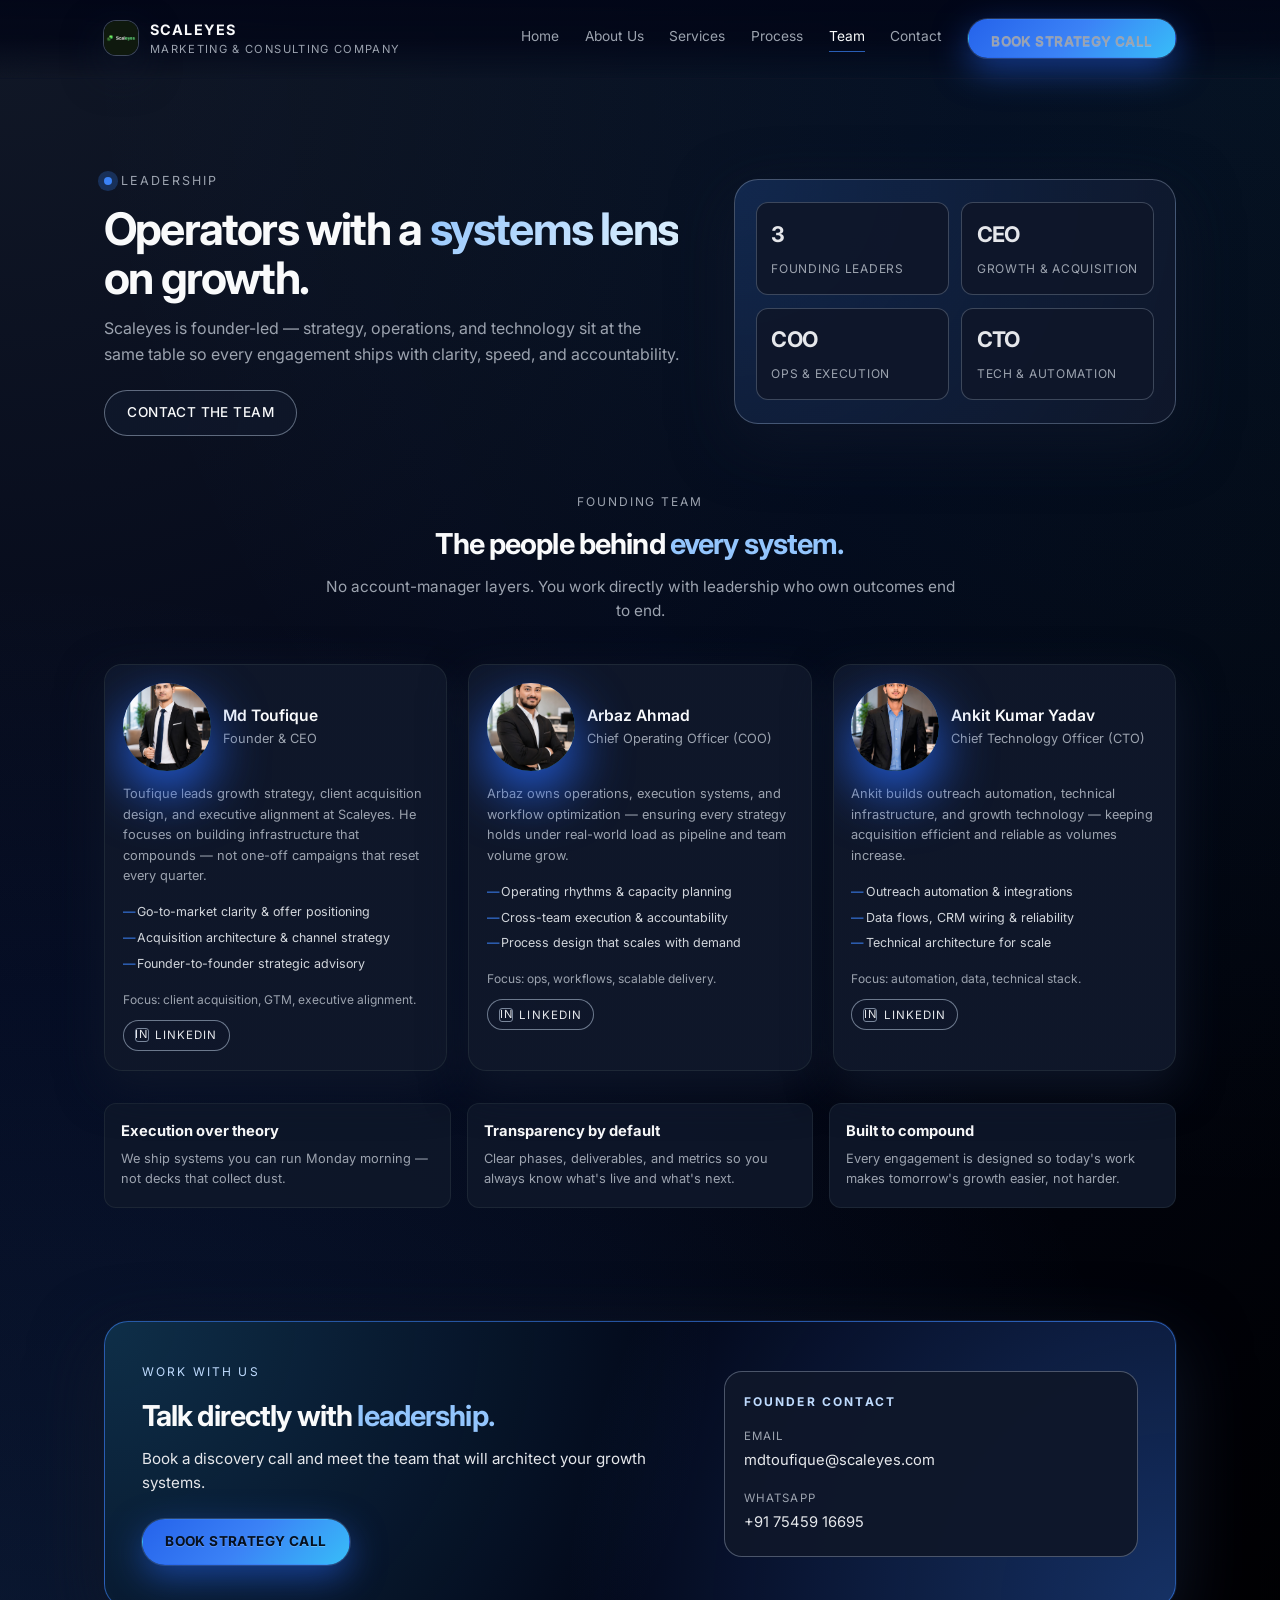
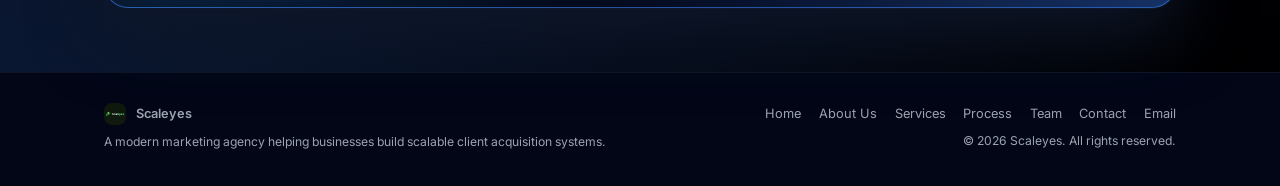
<file: team.html>
﻿<!DOCTYPE html>
<html lang="en">
<head>
  <meta charset="UTF-8" />
  <title>Team – Scaleyes Marketing & Consulting Company</title>
  <meta name="viewport" content="width=device-width, initial-scale=1, maximum-scale=1, user-scalable=no" />
  <meta name="description" content="Meet the Scaleyes leadership team — founders driving strategy, operations, and technology for scalable client acquisition." />
  <link rel="icon" href="assets/scaleyes-logo.jpeg" type="image/jpeg" />
  <link rel="preconnect" href="https://fonts.googleapis.com" />
  <link rel="preconnect" href="https://fonts.gstatic.com" crossorigin />
  <link href="https://fonts.googleapis.com/css2?family=Inter:wght@300;400;500;600;700;800&display=swap" rel="stylesheet" />
  <link rel="stylesheet" href="css/styles.css" />
</head>
<body>
  <div class="page">
    <header class="nav">
      <div class="nav-inner">
        <a href="index.html" class="brand">
          <img class="brand-logo" src="assets/scaleyes-logo.jpeg" alt="Scaleyes logo" />
          <div>
            <div class="brand-name">Scaleyes</div>
            <div class="brand-sub">Marketing &amp; Consulting Company</div>
          </div>
        </a>
        <button class="nav-toggle" type="button" aria-label="Open menu" aria-expanded="false" aria-controls="site-nav">
          <span class="nav-toggle-bar" aria-hidden="true"></span>
          <span class="nav-toggle-bar" aria-hidden="true"></span>
          <span class="nav-toggle-bar" aria-hidden="true"></span>
        </button>
        <nav class="nav-links" id="site-nav">
          <a href="index.html">Home</a>
          <a href="about.html">About Us</a>
          <a href="services.html">Services</a>
          <a href="process.html">Process</a>
          <a href="team.html" class="active">Team</a>
          <a href="contact.html">Contact</a>
          <a href="https://calendly.com/scaleyes-official/discovery-call" class="btn btn-primary nav-cta" target="_blank" rel="noopener noreferrer">Book Strategy Call</a>
        </nav>
      </div>
    </header>

    <main>
      <section class="page-hero">
        <div class="container">
          <div class="page-hero-grid fade-in-up">
            <div>
              <div class="hero-eyebrow">
                <span class="hero-eyebrow-dot"></span>
                Leadership
              </div>
              <h1 class="page-hero-title">Operators with a <span>systems lens</span> on growth.</h1>
              <p class="page-hero-subtitle">
                Scaleyes is founder-led — strategy, operations, and technology sit at the same table so
                every engagement ships with clarity, speed, and accountability.
              </p>
              <a href="contact.html" class="btn btn-outline">Contact the team</a>
            </div>
            <div class="page-hero-card fade-in-up-delayed">
              <div class="page-hero-stat-row">
                <div class="page-hero-stat"><strong>3</strong><span>Founding leaders</span></div>
                <div class="page-hero-stat"><strong>CEO</strong><span>Growth &amp; acquisition</span></div>
                <div class="page-hero-stat"><strong>COO</strong><span>Ops &amp; execution</span></div>
                <div class="page-hero-stat"><strong>CTO</strong><span>Tech &amp; automation</span></div>
              </div>
            </div>
          </div>
        </div>
      </section>

      <section class="section section--tight-top">
        <div class="container">
          <div class="section-header">
            <div class="section-eyebrow">Founding team</div>
            <h2 class="section-title">The people behind <span>every system.</span></h2>
            <p class="section-subtitle">
              No account-manager layers. You work directly with leadership who own outcomes end to end.
            </p>
          </div>

          <div class="team-grid">
            <article class="team-card team-card--expanded">
              <div class="team-card-inner">
                <div class="team-avatar-wrap">
                  <div class="team-avatar team-avatar--photo team-avatar--xl js-lightbox" data-name="Md Toufique" data-role="Founder &amp; CEO">
                    <img src="assets/md-toufique.jpeg" alt="Md Toufique, Founder and CEO" />
                  </div>
                  <div class="team-meta">
                    <div class="team-name">Md Toufique</div>
                    <div class="team-role">Founder &amp; CEO</div>
                  </div>
                </div>
                <p class="team-bio">
                  Toufique leads growth strategy, client acquisition design, and executive alignment at Scaleyes.
                  He focuses on building infrastructure that compounds — not one-off campaigns that reset
                  every quarter.
                </p>
                <ul class="team-highlights">
                  <li>Go-to-market clarity &amp; offer positioning</li>
                  <li>Acquisition architecture &amp; channel strategy</li>
                  <li>Founder-to-founder strategic advisory</li>
                </ul>
                <div class="team-footer">
                  <p class="team-focus">Focus: client acquisition, GTM, executive alignment.</p>
                  <a href="https://linkedin.com/in/mdtoufique-scaleyes" class="team-link" target="_blank" rel="noopener noreferrer" aria-label="Md Toufique on LinkedIn">
                    <span class="team-link-icon">in</span>
                    <span>LinkedIn</span>
                  </a>
                </div>
              </div>
            </article>

            <article class="team-card team-card--expanded">
              <div class="team-card-inner">
                <div class="team-avatar-wrap">
                  <div class="team-avatar team-avatar--photo team-avatar--xl js-lightbox" data-name="Arbaz Ahmad" data-role="COO">
                    <img src="assets/arbaz-ahmad.jpeg" alt="Arbaz Ahmad, Chief Operating Officer (COO)" />
                  </div>
                  <div class="team-meta">
                    <div class="team-name">Arbaz Ahmad</div>
                    <div class="team-role">Chief Operating Officer (COO)</div>
                  </div>
                </div>
                <p class="team-bio">
                  Arbaz owns operations, execution systems, and workflow optimization — ensuring every
                  strategy holds under real-world load as pipeline and team volume grow.
                </p>
                <ul class="team-highlights">
                  <li>Operating rhythms &amp; capacity planning</li>
                  <li>Cross-team execution &amp; accountability</li>
                  <li>Process design that scales with demand</li>
                </ul>
                <div class="team-footer">
                  <p class="team-focus">Focus: ops, workflows, scalable delivery.</p>
                  <a href="https://linkedin.com/in/arbaz-scaleyes" class="team-link" target="_blank" rel="noopener noreferrer" aria-label="Arbaz Ahmad on LinkedIn">
                    <span class="team-link-icon">in</span>
                    <span>LinkedIn</span>
                  </a>
                </div>
              </div>
            </article>

            <article class="team-card team-card--expanded">
              <div class="team-card-inner">
                <div class="team-avatar-wrap">
                  <div class="team-avatar team-avatar--photo team-avatar--xl js-lightbox" data-name="Ankit Kumar Yadav" data-role="CTO">
                    <img src="assets/ankit-kumar-yadav.jpeg" alt="Ankit Kumar Yadav, Chief Technology Officer (CTO)" />
                  </div>
                  <div class="team-meta">
                    <div class="team-name">Ankit Kumar Yadav</div>
                    <div class="team-role">Chief Technology Officer (CTO)</div>
                  </div>
                </div>
                <p class="team-bio">
                  Ankit builds outreach automation, technical infrastructure, and growth technology —
                  keeping acquisition efficient and reliable as volumes increase.
                </p>
                <ul class="team-highlights">
                  <li>Outreach automation &amp; integrations</li>
                  <li>Data flows, CRM wiring &amp; reliability</li>
                  <li>Technical architecture for scale</li>
                </ul>
                <div class="team-footer">
                  <p class="team-focus">Focus: automation, data, technical stack.</p>
                  <a href="https://linkedin.com/in/ankit-scaleyes" class="team-link" target="_blank" rel="noopener noreferrer" aria-label="Ankit Kumar Yadav on LinkedIn">
                    <span class="team-link-icon">in</span>
                    <span>LinkedIn</span>
                  </a>
                </div>
              </div>
            </article>
          </div>

          <div class="lightbox" id="lightbox" aria-hidden="true">
            <div class="lightbox-card" role="dialog" aria-modal="true" aria-label="Photo preview">
              <img class="lightbox-img" id="lightboxImg" alt="" />
              <div class="lightbox-meta">
                <div id="lightboxText"></div>
                <button class="lightbox-close" id="lightboxClose" type="button">Close</button>
              </div>
            </div>
          </div>

          <div class="culture-grid">
            <div class="value-card">
              <h4>Execution over theory</h4>
              <p>We ship systems you can run Monday morning — not decks that collect dust.</p>
            </div>
            <div class="value-card">
              <h4>Transparency by default</h4>
              <p>Clear phases, deliverables, and metrics so you always know what's live and what's next.</p>
            </div>
            <div class="value-card">
              <h4>Built to compound</h4>
              <p>Every engagement is designed so today's work makes tomorrow's growth easier, not harder.</p>
            </div>
          </div>
        </div>
      </section>

      <section class="cta-band">
        <div class="container">
          <div class="cta-wrap">
            <div class="cta-grid">
              <div>
                <div class="cta-kicker">Work with us</div>
                <h2 class="cta-title">Talk directly with <span>leadership.</span></h2>
                <p class="cta-subtitle">Book a discovery call and meet the team that will architect your growth systems.</p>
                <a href="https://calendly.com/scaleyes-official/discovery-call" class="btn btn-primary" target="_blank" rel="noopener noreferrer">Book Strategy Call</a>
              </div>
              <div class="contact-panel">
                <h3 class="contact-heading">Founder contact</h3>
                <div class="contact-list">
                  <div class="contact-item">
                    <span class="contact-label">Email</span>
                    <a href="mailto:mdtoufique@scaleyes.com" class="contact-value">mdtoufique@scaleyes.com</a>
                  </div>
                  <div class="contact-item">
                    <span class="contact-label">WhatsApp</span>
                    <a href="https://wa.me/917545916695" class="contact-value" target="_blank" rel="noopener noreferrer">+91 75459 16695</a>
                  </div>
                </div>
              </div>
            </div>
          </div>
        </div>
      </section>
    </main>

    <footer>
      <div class="container">
        <div class="footer-inner">
          <div class="footer-left">
            <div class="footer-logo">
              <img class="footer-logo-img" src="assets/scaleyes-logo.jpeg" alt="Scaleyes logo" />
              <span>Scaleyes</span>
            </div>
            <p class="footer-mini">A modern marketing agency helping businesses build scalable client acquisition systems.</p>
          </div>
          <div class="footer-right">
            <div class="footer-links">
              <a href="index.html">Home</a>
              <a href="about.html">About Us</a>
              <a href="services.html">Services</a>
              <a href="process.html">Process</a>
              <a href="team.html">Team</a>
              <a href="contact.html">Contact</a>
              <a href="mailto:official@scaleyes.com">Email</a>
            </div>
            <p class="footer-mini">&copy; <span id="year"></span> Scaleyes. All rights reserved.</p>
          </div>
        </div>
      </div>
    </footer>
  </div>
  <script src="js/nav.js" defer></script>
  <script>
    document.getElementById("year").textContent = new Date().getFullYear();

    const lightbox = document.getElementById("lightbox");
    const lightboxImg = document.getElementById("lightboxImg");
    const lightboxText = document.getElementById("lightboxText");
    const lightboxClose = document.getElementById("lightboxClose");

    function openLightbox(src, alt, text) {
      lightboxImg.src = src;
      lightboxImg.alt = alt;
      lightboxText.textContent = text;
      lightbox.classList.add("open");
      lightbox.setAttribute("aria-hidden", "false");
    }

    function closeLightbox() {
      lightbox.classList.remove("open");
      lightbox.setAttribute("aria-hidden", "true");
      lightboxImg.src = "";
      lightboxImg.alt = "";
      lightboxText.textContent = "";
    }

    document.querySelectorAll(".js-lightbox img").forEach((img) => {
      const wrap = img.closest(".js-lightbox");
      if (!wrap) return;
      wrap.style.cursor = "pointer";
      wrap.addEventListener("click", () => {
        const name = wrap.getAttribute("data-name") || "";
        const role = wrap.getAttribute("data-role") || "";
        openLightbox(img.getAttribute("src") || "", img.getAttribute("alt") || "", `${name}${role ? ` — ${role}` : ""}`);
      });
    });

    lightboxClose.addEventListener("click", closeLightbox);
    lightbox.addEventListener("click", (e) => {
      if (e.target === lightbox) closeLightbox();
    });

    document.addEventListener("keydown", (e) => {
      if (e.key === "Escape") closeLightbox();
    });
  </script>
</body>
</html>
</file>
<file: css/styles.css>
﻿:root {
      --color-bg: #050816;
      --color-bg-elevated: #070b16;
      --color-bg-soft: #0b1020;
      --color-navy: #050816;
      --color-black: #020308;
      --color-accent: #3b82f6; /* Electric blue */
      --color-accent-soft: rgba(59, 130, 246, 0.2);
      --color-text: #f9fafb;
      --color-muted: #9ca3af;
      --color-border-subtle: rgba(156, 163, 175, 0.25);
      --radius-xl: 24px;
      --radius-lg: 18px;
      --radius-md: 12px;
      --shadow-soft: 0 18px 60px rgba(15, 23, 42, 0.75);
      --transition-fast: 180ms ease-out;
      --transition-med: 260ms ease-out;
      --max-width: 1120px;
    }

    * {
      box-sizing: border-box;
      margin: 0;
      padding: 0;
    }

    body {
      font-family: "Inter", system-ui, -apple-system, BlinkMacSystemFont, sans-serif;
      background: radial-gradient(circle at top left, #111827 0, #020617 45%, #000 100%);
      color: var(--color-text);
      -webkit-font-smoothing: antialiased;
      line-height: 1.6;
    }

    ::selection {
      background: var(--color-accent);
      color: #0b1020;
    }

    a {
      color: inherit;
      text-decoration: none;
    }

    img {
      max-width: 100%;
      display: block;
    }

    /* Layout */
    .page {
      min-height: 100vh;
      display: flex;
      flex-direction: column;
      background:
        radial-gradient(circle at top right, rgba(56, 189, 248, 0.08), transparent 55%),
        radial-gradient(circle at bottom left, rgba(59, 130, 246, 0.18), transparent 55%);
    }

    .container {
      width: 100%;
      max-width: var(--max-width);
      margin: 0 auto;
      padding: 0 1.5rem;
    }

    header,
    main,
    footer {
      width: 100%;
    }

    /* Top navigation */
    .nav {
      position: sticky;
      top: 0;
      z-index: 40;
      backdrop-filter: blur(18px);
      background: linear-gradient(
        to bottom,
        rgba(2, 6, 23, 0.92),
        rgba(2, 6, 23, 0.82),
        transparent
      );
      border-bottom: 1px solid rgba(15, 23, 42, 0.8);
    }

    .nav-inner {
      display: flex;
      align-items: center;
      justify-content: space-between;
      padding: 1.1rem 1.5rem 1.2rem;
      max-width: var(--max-width);
      margin: 0 auto;
    }

    .brand {
      display: flex;
      align-items: center;
      gap: 0.75rem;
    }

    .brand-mark {
      width: 32px;
      height: 32px;
      border-radius: 999px;
      background: conic-gradient(
        from 140deg,
        #0ea5e9,
        #3b82f6,
        #6366f1,
        #0ea5e9
      );
      box-shadow:
        0 0 0 1px rgba(148, 163, 184, 0.4),
        0 16px 40px rgba(15, 23, 42, 0.85);
      position: relative;
      overflow: hidden;
    }

    .brand-mark::after {
      content: "";
      position: absolute;
      inset: 4px;
      border-radius: inherit;
      background: radial-gradient(circle at 30% 0%, rgba(248, 250, 252, 0.26), transparent 55%);
      mix-blend-mode: screen;
    }

    .brand-logo {
      width: 34px;
      height: 34px;
      border-radius: 12px;
      object-fit: cover;
      box-shadow:
        0 0 0 1px rgba(148, 163, 184, 0.4),
        0 16px 40px rgba(15, 23, 42, 0.85);
    }

    .brand-name {
      font-weight: 700;
      letter-spacing: 0.08em;
      font-size: 0.9rem;
      text-transform: uppercase;
    }

    .brand-name--big {
      font-size: 2.4rem;
      letter-spacing: -0.03em;
      text-transform: none;
      margin-bottom: 0.25rem;
    }

    .brand-sub {
      font-size: 0.7rem;
      color: var(--color-muted);
      letter-spacing: 0.12em;
      text-transform: uppercase;
    }

    .brand-logo--big {
      width: 88px;
      height: 88px;
      border-radius: 22px;
      box-shadow:
        0 0 0 1px rgba(148, 163, 184, 0.4),
        0 26px 70px rgba(15, 23, 42, 0.95);
    }

    .brand-hero {
      padding: 2.4rem 0 0;
    }

    .brand-hero-inner {
      display: flex;
      align-items: center;
      gap: 1.25rem;
      border-radius: var(--radius-xl);
      border: 1px solid rgba(59, 130, 246, 0.45);
      background:
        radial-gradient(circle at top left, rgba(56, 189, 248, 0.22), transparent 55%),
        radial-gradient(circle at bottom right, rgba(59, 130, 246, 0.35), transparent 55%),
        linear-gradient(135deg, rgba(15, 23, 42, 0.98), rgba(2, 6, 23, 0.98));
      padding: 1.6rem 1.4rem;
      box-shadow: 0 24px 70px rgba(15, 23, 42, 0.98);
    }

    @media (max-width: 640px) {
      .brand-hero-inner {
        flex-direction: column;
        align-items: flex-start;
      }
    }

    .nav-links {
      display: flex;
      align-items: center;
      gap: 1.6rem;
      font-size: 0.86rem;
    }

    .nav-links a {
      color: var(--color-muted);
      padding-bottom: 0.25rem;
      border-bottom: 1px solid transparent;
      transition: color var(--transition-fast), border-color var(--transition-fast),
        transform var(--transition-fast);
    }

    .nav-links a:hover {
      color: var(--color-text);
      border-color: rgba(148, 163, 184, 0.5);
      transform: translateY(-1px);
    }

    .nav-cta {
      display: none;
    }

    @media (min-width: 840px) {
      .nav-cta {
        display: inline-flex;
      }
    }

    .btn {
      display: inline-flex;
      align-items: center;
      justify-content: center;
      border-radius: 999px;
      border: 1px solid transparent;
      padding: 0.7rem 1.4rem;
      font-size: 0.85rem;
      font-weight: 500;
      letter-spacing: 0.03em;
      text-transform: uppercase;
      cursor: pointer;
      transition: background var(--transition-med), color var(--transition-med),
        transform var(--transition-med), box-shadow var(--transition-med),
        border-color var(--transition-med);
      white-space: nowrap;
    }

    .btn-primary {
      background: linear-gradient(135deg, #2563eb, #3b82f6, #38bdf8);
      color: #06101f;
      font-weight: 700;
      text-shadow: 0 1px 0 rgba(255, 255, 255, 0.22);
      box-shadow:
        0 12px 35px rgba(37, 99, 235, 0.55),
        0 0 0 1px rgba(191, 219, 254, 0.2);
    }

    .btn-primary:hover {
      transform: translateY(-1px) scale(1.02);
      box-shadow:
        0 18px 45px rgba(37, 99, 235, 0.75),
        0 0 0 1px rgba(191, 219, 254, 0.28);
      background: linear-gradient(135deg, #1d4ed8, #2563eb, #0ea5e9);
      color: #06101f;
    }

    .btn-primary:focus-visible {
      outline: 3px solid rgba(191, 219, 254, 0.55);
      outline-offset: 3px;
    }

    .btn-outline {
      border-color: rgba(148, 163, 184, 0.6);
      color: var(--color-text);
      background: radial-gradient(circle at top left, rgba(15, 23, 42, 0.95), rgba(15, 23, 42, 0.85));
    }

    .btn-outline:hover {
      border-color: rgba(148, 163, 184, 0.9);
      background: radial-gradient(circle at top left, rgba(30, 64, 175, 0.6), rgba(15, 23, 42, 0.95));
      transform: translateY(-1px);
      box-shadow: 0 16px 38px rgba(15, 23, 42, 0.9);
    }

    /* Hero */
    .hero {
      padding: 5.5rem 0 4.3rem;
    }

    @media (min-width: 960px) {
      .hero {
        padding: 6.4rem 0 4.8rem;
      }
    }

    .hero-grid {
      display: grid;
      grid-template-columns: minmax(0, 1.1fr);
      gap: 3rem;
      align-items: center;
    }

    @media (min-width: 960px) {
      .hero-grid {
        grid-template-columns: minmax(0, 1.1fr) minmax(0, 1fr);
      }
    }

    .hero-eyebrow {
      font-size: 0.78rem;
      letter-spacing: 0.16em;
      text-transform: uppercase;
      color: var(--color-muted);
      display: inline-flex;
      align-items: center;
      gap: 0.55rem;
      margin-bottom: 0.9rem;
    }

    .hero-eyebrow-dot {
      width: 8px;
      height: 8px;
      border-radius: 999px;
      background: var(--color-accent);
      box-shadow: 0 0 0 6px rgba(59, 130, 246, 0.25);
    }

    .hero-title {
      font-size: clamp(2.2rem, 4vw, 3.4rem);
      line-height: 1.06;
      letter-spacing: -0.04em;
      margin-bottom: 1rem;
    }

    .hero-title span {
      background: linear-gradient(135deg, #93c5fd, #e0f2fe);
      -webkit-background-clip: text;
      background-clip: text;
      color: transparent;
    }

    .hero-subtitle {
      font-size: 0.98rem;
      color: var(--color-muted);
      max-width: 31rem;
      margin-bottom: 1.6rem;
    }

    .hero-tags {
      display: inline-flex;
      flex-wrap: wrap;
      gap: 0.4rem;
      margin-bottom: 2.1rem;
    }

    .hero-tag {
      font-size: 0.75rem;
      padding: 0.32rem 0.7rem;
      border-radius: 999px;
      border: 1px solid rgba(148, 163, 184, 0.45);
      color: var(--color-muted);
      background: radial-gradient(circle at top, rgba(30, 64, 175, 0.35), rgba(15, 23, 42, 0.96));
      letter-spacing: 0.09em;
      text-transform: uppercase;
    }

    .hero-cta-row {
      display: flex;
      flex-wrap: wrap;
      gap: 0.8rem;
      align-items: center;
      margin-bottom: 1.8rem;
    }

    .hero-note {
      font-size: 0.8rem;
      color: var(--color-muted);
    }

    .hero-note strong {
      color: #e5e7eb;
      font-weight: 500;
    }

    .hero-meta-row {
      display: flex;
      flex-wrap: wrap;
      gap: 1.4rem;
      margin-top: 1.1rem;
    }

    .hero-meta {
      font-size: 0.78rem;
      color: var(--color-muted);
      display: flex;
      align-items: center;
      gap: 0.6rem;
    }

    .hero-meta-badge {
      padding: 0.22rem 0.6rem;
      border-radius: 999px;
      border: 1px solid rgba(148, 163, 184, 0.5);
      background: linear-gradient(135deg, rgba(15, 23, 42, 0.95), rgba(30, 64, 175, 0.8));
      font-size: 0.72rem;
      letter-spacing: 0.08em;
      text-transform: uppercase;
      color: #e5e7eb;
    }

    /* Hero visual */
    .hero-visual-wrap {
      position: relative;
    }

    .hero-card {
      position: relative;
      border-radius: var(--radius-xl);
      padding: 1.6rem 1.5rem 1.7rem;
      background:
        radial-gradient(circle at top left, rgba(96, 165, 250, 0.22), transparent 55%),
        radial-gradient(circle at bottom right, rgba(59, 130, 246, 0.2), transparent 52%),
        linear-gradient(135deg, rgba(15, 23, 42, 0.98), rgba(15, 23, 42, 0.96));
      border: 1px solid rgba(148, 163, 184, 0.4);
      box-shadow: var(--shadow-soft);
      overflow: hidden;
    }

    .hero-card-grid {
      display: grid;
      grid-template-columns: minmax(0, 1.1fr) minmax(0, 1.1fr);
      gap: 1.3rem;
      align-items: flex-start;
    }

    .hero-kpi-label {
      font-size: 0.7rem;
      letter-spacing: 0.18em;
      text-transform: uppercase;
      color: var(--color-muted);
      margin-bottom: 0.4rem;
    }

    .hero-kpi-main {
      font-size: 0.95rem;
      color: #e5e7eb;
      margin-bottom: 0.7rem;
    }

    .hero-kpi-pill-row {
      display: flex;
      flex-wrap: wrap;
      gap: 0.4rem;
      margin-bottom: 0.8rem;
    }

    .hero-kpi-pill {
      font-size: 0.7rem;
      padding: 0.2rem 0.55rem;
      border-radius: 999px;
      background: rgba(15, 23, 42, 0.9);
      border: 1px solid rgba(148, 163, 184, 0.55);
      color: var(--color-muted);
    }

    .hero-bar-chart {
      margin-top: 0.4rem;
    }

    .hero-bar-label-row {
      display: flex;
      justify-content: space-between;
      font-size: 0.7rem;
      color: var(--color-muted);
      margin-bottom: 0.35rem;
    }

    .hero-bar-track {
      position: relative;
      height: 7px;
      border-radius: 999px;
      background: rgba(15, 23, 42, 0.96);
      overflow: hidden;
    }

    .hero-bar-fill {
      position: absolute;
      inset: 0;
      width: 72%;
      border-radius: inherit;
      background: linear-gradient(90deg, #22d3ee, #3b82f6, #6366f1);
      box-shadow: 0 0 18px rgba(59, 130, 246, 0.7);
      transform-origin: left;
      transform: scaleX(0.92);
    }

    /* Simulated line chart */
    .hero-line-card {
      background: radial-gradient(circle at top, rgba(15, 23, 42, 0.9), rgba(15, 23, 42, 0.92));
      border-radius: var(--radius-lg);
      border: 1px solid rgba(148, 163, 184, 0.35);
      padding: 0.85rem 0.9rem 0.9rem;
      position: relative;
      overflow: hidden;
    }

    .hero-line-header {
      display: flex;
      justify-content: space-between;
      align-items: center;
      margin-bottom: 0.5rem;
      font-size: 0.72rem;
      color: var(--color-muted);
    }

    .hero-line-pill {
      padding: 0.16rem 0.45rem;
      border-radius: 999px;
      border: 1px solid rgba(148, 163, 184, 0.45);
    }

    .hero-line-main {
      font-size: 0.92rem;
      color: #e5e7eb;
      margin-bottom: 0.4rem;
    }

    .hero-line-sub {
      font-size: 0.72rem;
      color: var(--color-muted);
      margin-bottom: 0.6rem;
    }

    .hero-line-grid {
      position: relative;
      height: 80px;
      border-radius: 12px;
      border: 1px solid rgba(31, 41, 55, 0.9);
      overflow: hidden;
      background: radial-gradient(circle at top left, rgba(37, 99, 235, 0.24), #020617);
    }

    .hero-line-grid::before,
    .hero-line-grid::after {
      content: "";
      position: absolute;
      inset: 0;
      background-image: linear-gradient(
          to right,
          rgba(15, 23, 42, 0.9) 1px,
          transparent 1px
        ),
        linear-gradient(to bottom, rgba(15, 23, 42, 0.95) 1px, transparent 1px);
      background-size: 26px 26px;
      opacity: 0.8;
    }

    .hero-line-path {
      position: absolute;
      inset: 0;
      background: none;
      pointer-events: none;
    }

    .hero-line-svg {
      width: 100%;
      height: 100%;
      display: block;
    }

    .hero-blob {
      position: absolute;
      inset: -50%;
      background: radial-gradient(circle at top left, rgba(56, 189, 248, 0.3), transparent 60%);
      mix-blend-mode: screen;
      opacity: 0.7;
    }

    /* Sections */
    .section {
      padding: 3.8rem 0;
    }

    @media (min-width: 960px) {
      .section {
        padding: 4.1rem 0;
      }
    }

    .section-header {
      max-width: 640px;
      margin: 0 auto 2.5rem;
      text-align: center;
    }

    .section-eyebrow {
      font-size: 0.75rem;
      letter-spacing: 0.16em;
      text-transform: uppercase;
      color: var(--color-muted);
      margin-bottom: 0.6rem;
    }

    .section-title {
      font-size: 1.8rem;
      letter-spacing: -0.03em;
      margin-bottom: 0.5rem;
    }

    .section-title span {
      color: #93c5fd;
    }

    .section-subtitle {
      font-size: 0.96rem;
      color: var(--color-muted);
    }

    /* Services */
    .services-grid {
      display: grid;
      grid-template-columns: minmax(0, 1fr);
      gap: 1.3rem;
    }

    @media (min-width: 720px) {
      .services-grid {
        grid-template-columns: repeat(3, minmax(0, 1fr));
      }
    }

    @media (min-width: 1040px) {
      .services-grid {
        grid-template-columns: repeat(5, minmax(0, 1fr));
      }
    }

    .service-card {
      position: relative;
      border-radius: var(--radius-lg);
      padding: 1.2rem 1.2rem 1.3rem;
      background: radial-gradient(circle at top, #020617 0%, #020617 60%, #020617 100%);
      border: 1px solid rgba(31, 41, 55, 0.9);
      box-shadow: 0 12px 30px rgba(15, 23, 42, 0.9);
      overflow: hidden;
      cursor: default;
      transition: transform var(--transition-med), box-shadow var(--transition-med),
        border-color var(--transition-med), background var(--transition-med);
    }

    .service-card::before {
      content: "";
      position: absolute;
      inset: -40%;
      background: radial-gradient(
        circle at top,
        rgba(59, 130, 246, 0.28),
        rgba(15, 23, 42, 0.98)
      );
      opacity: 0;
      transition: opacity var(--transition-med), transform var(--transition-med);
      transform: translateY(8px);
    }

    .service-card-inner {
      position: relative;
      z-index: 1;
    }

    .service-badge {
      width: 36px;
      height: 36px;
      border-radius: 16px;
      background: radial-gradient(circle at 30% 0%, #38bdf8, #1d4ed8);
      display: flex;
      align-items: center;
      justify-content: center;
      box-shadow:
        0 10px 28px rgba(37, 99, 235, 0.7),
        0 0 0 1px rgba(191, 219, 254, 0.4);
      margin-bottom: 0.85rem;
    }

    .service-badge-dot {
      width: 16px;
      height: 16px;
      border-radius: 999px;
      border: 2px solid rgba(219, 234, 254, 0.8);
      box-shadow: 0 0 0 2px rgba(37, 99, 235, 0.5);
    }

    .service-title {
      font-size: 0.96rem;
      font-weight: 600;
      margin-bottom: 0.35rem;
    }

    .service-outcome {
      font-size: 0.82rem;
      color: var(--color-muted);
      margin-bottom: 0.7rem;
    }

    .service-meta {
      font-size: 0.7rem;
      color: var(--color-muted);
      opacity: 0.9;
    }

    .service-card:hover {
      transform: translateY(-6px);
      box-shadow:
        0 20px 55px rgba(15, 23, 42, 0.98),
        0 0 0 1px rgba(148, 163, 184, 0.4);
      border-color: rgba(148, 163, 184, 0.8);
      background: radial-gradient(circle at top, #020617 0%, #020617 60%, #020617 100%);
    }

    .service-card:hover::before {
      opacity: 1;
      transform: translateY(0);
    }

    /* Process */
    .process-wrap {
      border-radius: var(--radius-xl);
      border: 1px solid rgba(31, 41, 55, 0.98);
      background: radial-gradient(circle at top, rgba(15, 23, 42, 0.98), #020617);
      padding: 1.4rem 1.2rem 1.6rem;
      box-shadow: var(--shadow-soft);
      overflow: hidden;
      position: relative;
    }

    @media (min-width: 840px) {
      .process-wrap {
        padding: 1.6rem 1.6rem 1.8rem;
      }
    }

    .process-header-row {
      display: flex;
      justify-content: space-between;
      align-items: center;
      gap: 1.5rem;
      margin-bottom: 1.4rem;
      flex-wrap: wrap;
    }

    .process-heading-main {
      font-size: 0.9rem;
      color: var(--color-muted);
    }

    .process-heading-main strong {
      color: #e5e7eb;
    }

    .process-indicator {
      display: inline-flex;
      align-items: center;
      gap: 0.4rem;
      font-size: 0.74rem;
      padding: 0.28rem 0.7rem;
      border-radius: 999px;
      border: 1px solid rgba(148, 163, 184, 0.6);
      background: radial-gradient(circle at top, rgba(30, 64, 175, 0.85), rgba(15, 23, 42, 0.98));
      color: #e5e7eb;
      letter-spacing: 0.11em;
      text-transform: uppercase;
    }

    .process-indicator-dot {
      width: 7px;
      height: 7px;
      border-radius: 999px;
      background: #22c55e;
      box-shadow: 0 0 0 4px rgba(34, 197, 94, 0.3);
    }

    .process-steps {
      display: grid;
      grid-template-columns: minmax(0, 1fr);
      gap: 0.9rem;
      position: relative;
    }

    @media (min-width: 840px) {
      .process-steps {
        grid-template-columns: repeat(3, minmax(0, 1fr));
      }
    }

    .process-step {
      position: relative;
      border-radius: var(--radius-md);
      padding: 0.9rem 0.9rem 1rem;
      background: radial-gradient(circle at top, rgba(17, 24, 39, 0.98), rgba(15, 23, 42, 0.98));
      border: 1px solid rgba(31, 41, 55, 0.9);
      overflow: hidden;
      transition: transform var(--transition-med), border-color var(--transition-med),
        box-shadow var(--transition-med), background var(--transition-med);
    }

    .process-step::before {
      content: "";
      position: absolute;
      inset: -40%;
      background: radial-gradient(circle at top, rgba(59, 130, 246, 0.18), transparent 60%);
      opacity: 0;
      transition: opacity var(--transition-med), transform var(--transition-med);
      transform: translateY(8px);
    }

    .process-step-inner {
      position: relative;
      z-index: 1;
    }

    .process-pill {
      display: inline-flex;
      align-items: center;
      gap: 0.3rem;
      padding: 0.15rem 0.55rem;
      border-radius: 999px;
      border: 1px solid rgba(148, 163, 184, 0.55);
      font-size: 0.7rem;
      letter-spacing: 0.11em;
      text-transform: uppercase;
      color: var(--color-muted);
      margin-bottom: 0.55rem;
    }

    .process-pill-num {
      width: 18px;
      height: 18px;
      border-radius: 999px;
      background: rgba(15, 23, 42, 0.96);
      display: flex;
      align-items: center;
      justify-content: center;
      font-size: 0.68rem;
      color: #e5e7eb;
    }

    .process-title {
      font-size: 0.95rem;
      font-weight: 600;
      margin-bottom: 0.25rem;
    }

    .process-copy {
      font-size: 0.8rem;
      color: var(--color-muted);
    }

    .process-step:hover {
      transform: translateY(-4px);
      border-color: rgba(148, 163, 184, 0.9);
      box-shadow: 0 18px 44px rgba(15, 23, 42, 0.96);
      background: radial-gradient(circle at top, rgba(17, 24, 39, 1), rgba(15, 23, 42, 0.98));
    }

    .process-step:hover::before {
      opacity: 1;
      transform: translateY(0);
    }

    /* Team */
    .team-grid {
      display: grid;
      grid-template-columns: minmax(0, 1fr);
      gap: 1.3rem;
    }

    @media (min-width: 840px) {
      .team-grid {
        grid-template-columns: repeat(3, minmax(0, 1fr));
      }
    }

    .team-card {
      position: relative;
      border-radius: var(--radius-lg);
      padding: 1.1rem 1.1rem 1.2rem;
      background: radial-gradient(circle at top, rgba(15, 23, 42, 0.98), rgba(15, 23, 42, 0.98));
      border: 1px solid rgba(31, 41, 55, 0.98);
      box-shadow: 0 16px 45px rgba(15, 23, 42, 0.95);
      overflow: hidden;
      transition: transform var(--transition-med), box-shadow var(--transition-med),
        border-color var(--transition-med), background var(--transition-med);
    }

    .team-card::before {
      content: "";
      position: absolute;
      inset: -40%;
      background: radial-gradient(
        circle at top,
        rgba(56, 189, 248, 0.28),
        rgba(37, 99, 235, 0.22),
        transparent 60%
      );
      opacity: 0;
      transition: opacity var(--transition-med), transform var(--transition-med);
      transform: translateY(8px);
    }

    .team-card-inner {
      position: relative;
      z-index: 1;
    }

    .team-avatar-wrap {
      display: flex;
      align-items: center;
      gap: 0.75rem;
      margin-bottom: 0.85rem;
    }

    .team-avatar {
      width: 48px;
      height: 48px;
      border-radius: 999px;
      background: linear-gradient(135deg, #1d4ed8, #38bdf8);
      display: flex;
      align-items: center;
      justify-content: center;
      font-weight: 600;
      font-size: 1rem;
      color: #e5f2ff;
      box-shadow:
        0 18px 40px rgba(37, 99, 235, 0.9),
        0 0 0 3px rgba(15, 23, 42, 1);
      position: relative;
      overflow: hidden;
    }

    .team-avatar::after {
      content: "";
      position: absolute;
      inset: 7px;
      border-radius: inherit;
      background: radial-gradient(circle at 30% 0%, rgba(248, 250, 252, 0.22), transparent 60%);
      mix-blend-mode: screen;
    }

    .team-avatar img {
      width: 100%;
      height: 100%;
      object-fit: cover;
      display: block;
    }

    .team-avatar--photo::after {
      display: none;
    }

    .team-avatar--xl {
      width: 88px;
      height: 88px;
      box-shadow:
        0 22px 55px rgba(37, 99, 235, 0.95),
        0 0 0 3px rgba(15, 23, 42, 1);
    }

    /* Simple lightbox for team photos */
    .lightbox {
      position: fixed;
      inset: 0;
      background: rgba(0, 0, 0, 0.75);
      display: none;
      align-items: center;
      justify-content: center;
      padding: 1.5rem;
      z-index: 1000;
    }

    .lightbox.open {
      display: flex;
    }

    .lightbox-card {
      width: min(920px, 94vw);
      border-radius: var(--radius-xl);
      border: 1px solid rgba(148, 163, 184, 0.35);
      background: rgba(2, 6, 23, 0.92);
      box-shadow: 0 28px 90px rgba(0, 0, 0, 0.85);
      overflow: hidden;
    }

    .lightbox-img {
      width: 100%;
      height: auto;
      display: block;
      max-height: 82vh;
      object-fit: contain;
      background: rgba(2, 6, 23, 0.92);
    }

    .lightbox-meta {
      padding: 0.9rem 1rem 1rem;
      display: flex;
      align-items: center;
      justify-content: space-between;
      gap: 1rem;
      border-top: 1px solid rgba(148, 163, 184, 0.18);
      color: var(--color-muted);
      font-size: 0.8rem;
    }

    .lightbox-close {
      border: 1px solid rgba(148, 163, 184, 0.45);
      background: rgba(15, 23, 42, 0.9);
      color: #e5e7eb;
      border-radius: 999px;
      padding: 0.45rem 0.8rem;
      cursor: pointer;
    }

    .team-meta {
      display: flex;
      flex-direction: column;
      gap: 0.05rem;
    }

    .team-name {
      font-size: 0.98rem;
      font-weight: 600;
    }

    .team-role {
      font-size: 0.8rem;
      color: var(--color-muted);
    }

    .team-bio {
      font-size: 0.8rem;
      color: var(--color-muted);
      margin-bottom: 0.9rem;
    }

    .team-footer {
      display: flex;
      justify-content: space-between;
      align-items: center;
      gap: 0.7rem;
      flex-wrap: wrap;
    }

    .team-focus {
      font-size: 0.75rem;
      color: var(--color-muted);
    }

    .team-link {
      display: inline-flex;
      align-items: center;
      gap: 0.4rem;
      padding: 0.32rem 0.7rem;
      border-radius: 999px;
      border: 1px solid rgba(148, 163, 184, 0.7);
      background: radial-gradient(circle at top, rgba(15, 23, 42, 0.98), rgba(15, 23, 42, 0.96));
      font-size: 0.72rem;
      letter-spacing: 0.09em;
      text-transform: uppercase;
      color: #e5e7eb;
      cursor: pointer;
      transition: border-color var(--transition-med), background var(--transition-med),
        transform var(--transition-med), box-shadow var(--transition-med);
    }

    .team-link-icon {
      width: 14px;
      height: 14px;
      border-radius: 3px;
      border: 1px solid rgba(148, 163, 184, 0.8);
      display: flex;
      align-items: center;
      justify-content: center;
      font-size: 0.7rem;
    }

    .team-link:hover {
      border-color: rgba(191, 219, 254, 0.95);
      background: radial-gradient(circle at top, rgba(37, 99, 235, 0.85), rgba(15, 23, 42, 0.98));
      transform: translateY(-2px);
      box-shadow: 0 18px 50px rgba(15, 23, 42, 1);
    }

    .team-card:hover {
      transform: translateY(-6px);
      border-color: rgba(148, 163, 184, 0.9);
      box-shadow:
        0 24px 60px rgba(15, 23, 42, 1),
        0 0 0 1px rgba(148, 163, 184, 0.6);
      background: radial-gradient(circle at top, rgba(15, 23, 42, 1), rgba(15, 23, 42, 0.98));
    }

    .team-card:hover::before {
      opacity: 1;
      transform: translateY(0);
    }

    /* Final CTA */
    .cta-section {
      padding: 4.2rem 0 3.8rem;
    }

    .cta-wrap {
      border-radius: var(--radius-xl);
      border: 1px solid rgba(59, 130, 246, 0.6);
      background:
        radial-gradient(circle at top left, rgba(56, 189, 248, 0.22), transparent 55%),
        radial-gradient(circle at bottom right, rgba(59, 130, 246, 0.35), transparent 55%),
        linear-gradient(135deg, #020617, #020617);
      padding: 2.2rem 1.8rem 2.3rem;
      box-shadow:
        0 24px 70px rgba(15, 23, 42, 0.98),
        0 0 0 1px rgba(15, 23, 42, 1);
      overflow: hidden;
      position: relative;
    }

    @media (min-width: 880px) {
      .cta-wrap {
        padding: 2.5rem 2.3rem 2.6rem;
      }
    }

    .cta-grid {
      display: grid;
      grid-template-columns: minmax(0, 1.2fr);
      gap: 1.8rem;
      align-items: center;
    }

    @media (min-width: 880px) {
      .cta-grid {
        grid-template-columns: minmax(0, 1.2fr) minmax(0, 0.9fr);
      }
    }

    .cta-kicker {
      font-size: 0.75rem;
      letter-spacing: 0.18em;
      text-transform: uppercase;
      color: #bfdbfe;
      margin-bottom: 0.7rem;
    }

    .cta-title {
      font-size: 1.8rem;
      letter-spacing: -0.03em;
      margin-bottom: 0.5rem;
    }

    .cta-title span {
      color: #93c5fd;
    }

    .cta-subtitle {
      font-size: 0.95rem;
      color: #e5e7eb;
      margin-bottom: 1.5rem;
      max-width: 32rem;
    }

    .cta-actions {
      display: flex;
      flex-wrap: wrap;
      gap: 0.8rem;
      align-items: center;
    }

    .cta-secondary {
      font-size: 0.8rem;
      color: #cbd5f5;
    }

    .cta-pills {
      display: grid;
      grid-template-columns: minmax(0, 1fr);
      gap: 0.7rem;
      font-size: 0.78rem;
    }

    @media (min-width: 880px) {
      .cta-pills {
        grid-template-columns: repeat(2, minmax(0, 1fr));
      }
    }

    .cta-pill {
      border-radius: 999px;
      padding: 0.5rem 0.8rem;
      border: 1px solid rgba(148, 163, 184, 0.7);
      background: rgba(15, 23, 42, 0.96);
      color: #e5e7eb;
      display: flex;
      align-items: center;
      gap: 0.4rem;
    }

    .cta-pill-dot {
      width: 7px;
      height: 7px;
      border-radius: 999px;
      background: #22c55e;
      box-shadow: 0 0 0 4px rgba(34, 197, 94, 0.35);
    }

    .contact-panel {
      border-radius: var(--radius-lg);
      border: 1px solid rgba(148, 163, 184, 0.45);
      background: rgba(15, 23, 42, 0.96);
      padding: 1.25rem 1.2rem 1.3rem;
    }

    .contact-heading {
      font-size: 0.75rem;
      letter-spacing: 0.18em;
      text-transform: uppercase;
      color: #bfdbfe;
      margin-bottom: 1rem;
    }

    .contact-list {
      display: flex;
      flex-direction: column;
      gap: 1rem;
      min-width: 0;
    }

    .contact-item {
      display: flex;
      flex-direction: column;
      gap: 0.25rem;
      min-width: 0;
    }

    .contact-label {
      font-size: 0.72rem;
      letter-spacing: 0.1em;
      text-transform: uppercase;
      color: var(--color-muted);
    }

    .contact-value {
      font-size: 0.92rem;
      color: #e5e7eb;
      transition: color var(--transition-fast);
      min-width: 0;
      max-width: 100%;
      overflow-wrap: anywhere;
      word-break: break-word;
      line-break: anywhere;
      display: inline-block;
    }

    .contact-value:hover {
      color: #93c5fd;
    }

    /* Footer */
    footer {
      padding: 1.9rem 0 2.2rem;
      border-top: 1px solid rgba(15, 23, 42, 0.95);
      background: radial-gradient(circle at top, #020617, #020617);
    }

    .footer-inner {
      display: flex;
      flex-direction: column;
      gap: 1.5rem;
      font-size: 0.8rem;
      color: var(--color-muted);
    }

    @media (min-width: 840px) {
      .footer-inner {
        flex-direction: row;
        align-items: center;
        justify-content: space-between;
      }
    }

    .footer-left {
      display: flex;
      flex-direction: column;
      gap: 0.4rem;
    }

    .footer-logo {
      display: flex;
      align-items: center;
      gap: 0.6rem;
      font-weight: 600;
    }

    .footer-logo-mark {
      width: 22px;
      height: 22px;
      border-radius: 999px;
      background: conic-gradient(from 160deg, #3b82f6, #0ea5e9, #6366f1, #3b82f6);
    }

    .footer-logo-img {
      width: 22px;
      height: 22px;
      border-radius: 8px;
      object-fit: cover;
    }

    .footer-links {
      display: flex;
      flex-wrap: wrap;
      gap: 1.1rem;
      align-items: center;
    }

    .footer-links a {
      color: var(--color-muted);
      transition: color var(--transition-fast), transform var(--transition-fast);
    }

    .footer-links a:hover {
      color: #e5e7eb;
      transform: translateY(-1px);
    }

    .footer-right {
      display: flex;
      flex-direction: column;
      align-items: flex-start;
      gap: 0.4rem;
    }

    @media (min-width: 840px) {
      .footer-right {
        align-items: flex-end;
      }
    }

    .footer-mini {
      font-size: 0.76rem;
      color: var(--color-muted);
    }

    /* Utilities */
    .badge-outline {
      border-radius: 999px;
      border: 1px solid rgba(148, 163, 184, 0.55);
      padding: 0.2rem 0.5rem;
      font-size: 0.72rem;
      letter-spacing: 0.1em;
      text-transform: uppercase;
      color: var(--color-muted);
    }

    /* Basic fade-in animation */
    .fade-in-up {
      opacity: 0;
      transform: translateY(16px);
      animation: fadeInUp 0.9s ease-out forwards;
    }

    .fade-in-up-delayed {
      opacity: 0;
      transform: translateY(16px);
      animation: fadeInUp 0.9s ease-out 0.12s forwards;
    }

    .fade-in-up-late {
      opacity: 0;
      transform: translateY(16px);
      animation: fadeInUp 0.9s ease-out 0.22s forwards;
    }

    @keyframes fadeInUp {
      0% {
        opacity: 0;
        transform: translateY(16px);
      }
      100% {
        opacity: 1;
        transform: translateY(0);
      }
    }

    /* Responsive tweaks */
    @media (max-width: 640px) {
      .hero-card-grid {
        grid-template-columns: minmax(0, 1fr);
      }

      .cta-actions {
        align-items: flex-start;
      }
    }

    /* Multi-page navigation */
    .nav-links a.active {
      color: var(--color-text);
      border-color: rgba(59, 130, 246, 0.7);
    }

    .brand:hover .brand-name {
      color: #93c5fd;
    }

    /* Page hero (inner landing pages) */
    .page-hero {
      padding: 4.5rem 0 3rem;
    }

    @media (min-width: 960px) {
      .page-hero {
        padding: 5.5rem 0 3.5rem;
      }
    }

    .page-hero-grid {
      display: grid;
      grid-template-columns: minmax(0, 1fr);
      gap: 2rem;
      align-items: center;
    }

    @media (min-width: 900px) {
      .page-hero-grid {
        grid-template-columns: minmax(0, 1.15fr) minmax(0, 0.85fr);
      }
    }

    .page-hero-title {
      font-size: clamp(2rem, 3.5vw, 2.8rem);
      line-height: 1.08;
      letter-spacing: -0.04em;
      margin-bottom: 0.9rem;
    }

    .page-hero-title span {
      background: linear-gradient(135deg, #93c5fd, #e0f2fe);
      -webkit-background-clip: text;
      background-clip: text;
      color: transparent;
    }

    .page-hero-subtitle {
      font-size: 1rem;
      color: var(--color-muted);
      max-width: 36rem;
      margin-bottom: 1.4rem;
    }

    .page-hero-card {
      border-radius: var(--radius-xl);
      border: 1px solid rgba(148, 163, 184, 0.4);
      background: radial-gradient(circle at top left, rgba(59, 130, 246, 0.2), rgba(15, 23, 42, 0.98));
      padding: 1.4rem 1.3rem;
      box-shadow: var(--shadow-soft);
    }

    .page-hero-stat-row {
      display: grid;
      grid-template-columns: repeat(2, minmax(0, 1fr));
      gap: 0.8rem;
    }

    .page-hero-stat {
      border-radius: var(--radius-md);
      border: 1px solid rgba(148, 163, 184, 0.35);
      background: rgba(15, 23, 42, 0.9);
      padding: 0.85rem 0.9rem;
    }

    .page-hero-stat strong {
      display: block;
      font-size: 1.35rem;
      letter-spacing: -0.03em;
      color: #e5e7eb;
      margin-bottom: 0.2rem;
    }

    .page-hero-stat span {
      font-size: 0.75rem;
      color: var(--color-muted);
      letter-spacing: 0.06em;
      text-transform: uppercase;
    }

    /* Home explore cards */
    .explore-section {
      padding: 2rem 0 4.5rem;
    }

    .explore-grid {
      display: grid;
      grid-template-columns: minmax(0, 1fr);
      gap: 1.2rem;
    }

    @media (min-width: 640px) {
      .explore-grid {
        grid-template-columns: repeat(2, minmax(0, 1fr));
      }
    }

    @media (min-width: 1040px) {
      .explore-grid {
        grid-template-columns: repeat(4, minmax(0, 1fr));
      }
    }

    .explore-card {
      position: relative;
      border-radius: var(--radius-lg);
      padding: 1.3rem 1.2rem 1.35rem;
      border: 1px solid rgba(31, 41, 55, 0.95);
      background: radial-gradient(circle at top, rgba(30, 64, 175, 0.25), rgba(15, 23, 42, 0.98));
      box-shadow: 0 14px 40px rgba(15, 23, 42, 0.9);
      transition: transform var(--transition-med), border-color var(--transition-med),
        box-shadow var(--transition-med);
      display: flex;
      flex-direction: column;
      gap: 0.55rem;
      min-height: 100%;
    }

    .explore-card:hover {
      transform: translateY(-6px);
      border-color: rgba(148, 163, 184, 0.85);
      box-shadow: 0 22px 55px rgba(15, 23, 42, 1);
    }

    .explore-card-tag {
      font-size: 0.68rem;
      letter-spacing: 0.14em;
      text-transform: uppercase;
      color: #93c5fd;
    }

    .explore-card h3 {
      font-size: 1.05rem;
      letter-spacing: -0.02em;
    }

    .explore-card p {
      font-size: 0.82rem;
      color: var(--color-muted);
      flex: 1;
    }

    .explore-card-link {
      font-size: 0.75rem;
      letter-spacing: 0.1em;
      text-transform: uppercase;
      color: #bfdbfe;
      display: inline-flex;
      align-items: center;
      gap: 0.35rem;
    }

    .explore-card-link::after {
      content: "→";
      transition: transform var(--transition-fast);
    }

    .explore-card:hover .explore-card-link::after {
      transform: translateX(3px);
    }

    /* Stats strip */
    .stats-strip {
      border-radius: var(--radius-xl);
      border: 1px solid rgba(59, 130, 246, 0.45);
      background: linear-gradient(135deg, rgba(15, 23, 42, 0.98), rgba(30, 64, 175, 0.35));
      padding: 1.4rem 1.2rem;
      margin-bottom: 2.5rem;
    }

    .stats-strip-grid {
      display: grid;
      grid-template-columns: repeat(2, minmax(0, 1fr));
      gap: 1rem;
    }

    @media (min-width: 720px) {
      .stats-strip-grid {
        grid-template-columns: repeat(4, minmax(0, 1fr));
      }
    }

    .stat-item strong {
      display: block;
      font-size: 1.5rem;
      color: #e5e7eb;
      margin-bottom: 0.15rem;
    }

    .stat-item span {
      font-size: 0.78rem;
      color: var(--color-muted);
    }

    /* Service detail blocks */
    .service-detail-grid {
      display: grid;
      grid-template-columns: minmax(0, 1fr);
      gap: 1.4rem;
    }

    @media (min-width: 840px) {
      .service-detail-grid {
        grid-template-columns: repeat(2, minmax(0, 1fr));
      }
    }

    .service-detail-card {
      border-radius: var(--radius-lg);
      border: 1px solid rgba(31, 41, 55, 0.95);
      background: radial-gradient(circle at top, rgba(15, 23, 42, 0.98), rgba(2, 6, 23, 0.98));
      padding: 1.35rem 1.25rem 1.4rem;
      box-shadow: 0 14px 38px rgba(15, 23, 42, 0.92);
    }

    .service-detail-card h3 {
      font-size: 1.1rem;
      margin-bottom: 0.45rem;
    }

    .service-detail-card .service-outcome {
      margin-bottom: 0.9rem;
    }

    .service-deliverables {
      list-style: none;
      display: flex;
      flex-direction: column;
      gap: 0.45rem;
      margin-bottom: 0.9rem;
    }

    .service-deliverables li {
      font-size: 0.8rem;
      color: #d1d5db;
      padding-left: 1rem;
      position: relative;
    }

    .service-deliverables li::before {
      content: "";
      position: absolute;
      left: 0;
      top: 0.45rem;
      width: 5px;
      height: 5px;
      border-radius: 999px;
      background: #3b82f6;
      box-shadow: 0 0 0 3px rgba(59, 130, 246, 0.25);
    }

    .service-tag-row {
      display: flex;
      flex-wrap: wrap;
      gap: 0.35rem;
    }

    .service-tag {
      font-size: 0.68rem;
      padding: 0.2rem 0.5rem;
      border-radius: 999px;
      border: 1px solid rgba(148, 163, 184, 0.45);
      color: var(--color-muted);
      letter-spacing: 0.06em;
      text-transform: uppercase;
    }

    /* Value / industries */
    .value-grid {
      display: grid;
      grid-template-columns: minmax(0, 1fr);
      gap: 1rem;
    }

    @media (min-width: 720px) {
      .value-grid {
        grid-template-columns: repeat(3, minmax(0, 1fr));
      }
    }

    .value-card {
      border-radius: var(--radius-md);
      border: 1px solid rgba(31, 41, 55, 0.9);
      background: rgba(15, 23, 42, 0.92);
      padding: 1rem 1rem 1.05rem;
    }

    .value-card h4 {
      font-size: 0.92rem;
      margin-bottom: 0.35rem;
    }

    .value-card p {
      font-size: 0.8rem;
      color: var(--color-muted);
    }

    /* Process timeline */
    .timeline {
      display: flex;
      flex-direction: column;
      gap: 1.2rem;
    }

    .timeline-item {
      border-radius: var(--radius-lg);
      border: 1px solid rgba(31, 41, 55, 0.95);
      background: radial-gradient(circle at top left, rgba(37, 99, 235, 0.18), rgba(15, 23, 42, 0.98));
      padding: 1.3rem 1.2rem;
    }

    .timeline-head {
      display: flex;
      flex-wrap: wrap;
      align-items: center;
      gap: 0.6rem;
      margin-bottom: 0.7rem;
    }

    .timeline-phase {
      font-size: 0.72rem;
      letter-spacing: 0.12em;
      text-transform: uppercase;
      color: #93c5fd;
      padding: 0.2rem 0.55rem;
      border-radius: 999px;
      border: 1px solid rgba(59, 130, 246, 0.5);
      background: rgba(15, 23, 42, 0.9);
    }

    .timeline-item h3 {
      font-size: 1.05rem;
      margin-bottom: 0.4rem;
    }

    .timeline-item p {
      font-size: 0.84rem;
      color: var(--color-muted);
      margin-bottom: 0.75rem;
    }

    .timeline-checklist {
      list-style: none;
      display: grid;
      gap: 0.4rem;
    }

    @media (min-width: 640px) {
      .timeline-checklist {
        grid-template-columns: repeat(2, minmax(0, 1fr));
      }
    }

    .timeline-checklist li {
      font-size: 0.78rem;
      color: #d1d5db;
    }

    /* FAQ */
    .faq-grid {
      display: grid;
      grid-template-columns: minmax(0, 1fr);
      gap: 0.9rem;
    }

    @media (min-width: 840px) {
      .faq-grid {
        grid-template-columns: repeat(2, minmax(0, 1fr));
      }
    }

    .faq-item {
      border-radius: var(--radius-md);
      border: 1px solid rgba(31, 41, 55, 0.9);
      background: rgba(15, 23, 42, 0.92);
      padding: 1rem 1rem 1.05rem;
    }

    .faq-item h4 {
      font-size: 0.9rem;
      margin-bottom: 0.35rem;
    }

    .faq-item p {
      font-size: 0.8rem;
      color: var(--color-muted);
    }

    /* Team expanded */
    .team-card--expanded .team-bio {
      margin-bottom: 1rem;
    }

    .team-highlights {
      list-style: none;
      display: flex;
      flex-direction: column;
      gap: 0.35rem;
      margin-bottom: 1rem;
    }

    .team-highlights li {
      font-size: 0.78rem;
      color: #d1d5db;
      padding-left: 0.9rem;
      position: relative;
    }

    .team-highlights li::before {
      content: "—";
      position: absolute;
      left: 0;
      color: #3b82f6;
    }

    .culture-grid {
      display: grid;
      grid-template-columns: minmax(0, 1fr);
      gap: 1rem;
      margin-top: 2rem;
    }

    @media (min-width: 720px) {
      .culture-grid {
        grid-template-columns: repeat(3, minmax(0, 1fr));
      }
    }

    /* Contact page */
    .contact-layout {
      display: grid;
      grid-template-columns: minmax(0, 1fr);
      gap: 1.5rem;
    }

    @media (min-width: 900px) {
      .contact-layout {
        grid-template-columns: minmax(0, 1fr) minmax(0, 1fr);
      }
    }

    .contact-panel--large {
      padding: 1.5rem 1.4rem 1.6rem;
    }

    .contact-channel-grid {
      display: grid;
      grid-template-columns: minmax(0, 1fr);
      gap: 1rem;
      margin-top: 1.2rem;
    }

    @media (min-width: 640px) {
      .contact-channel-grid {
        grid-template-columns: repeat(3, minmax(0, 1fr));
      }
    }

    .contact-channel {
      border-radius: var(--radius-md);
      border: 1px solid rgba(148, 163, 184, 0.35);
      background: rgba(15, 23, 42, 0.9);
      padding: 1rem;
      min-width: 0;
    }

    .contact-expect-list {
      list-style: none;
      display: flex;
      flex-direction: column;
      gap: 0.55rem;
      margin-top: 1rem;
    }

    .contact-expect-list li {
      font-size: 0.84rem;
      color: #d1d5db;
      padding-left: 1.1rem;
      position: relative;
    }

    .contact-expect-list li::before {
      content: "";
      position: absolute;
      left: 0;
      top: 0.5rem;
      width: 6px;
      height: 6px;
      border-radius: 999px;
      background: #22c55e;
    }

    /* Bottom CTA band */
    .cta-band {
      margin: 3rem 0 4rem;
    }

    .section--tight-top {
      padding-top: 0;
    }

    /* ========== Mobile & tablet responsive (desktop 840px+ unchanged) ========== */

    html {
      overflow-x: hidden;
      -webkit-text-size-adjust: 100%;
      text-size-adjust: 100%;
    }

    body {
      overflow-x: hidden;
    }

    .page {
      overflow-x: hidden;
      max-width: 100%;
    }

    main,
    footer,
    header {
      max-width: 100%;
    }

    /* Mobile menu toggle — hidden on desktop (840px+) */
    .nav-toggle {
      display: none;
      align-items: center;
      justify-content: center;
      flex-direction: column;
      gap: 5px;
      width: 44px;
      height: 44px;
      padding: 0;
      border-radius: 12px;
      border: 1px solid rgba(148, 163, 184, 0.45);
      background: rgba(15, 23, 42, 0.95);
      cursor: pointer;
      flex-shrink: 0;
      -webkit-tap-highlight-color: transparent;
    }

    .nav-toggle-bar {
      display: block;
      width: 20px;
      height: 2px;
      border-radius: 999px;
      background: #e5e7eb;
      transition: transform var(--transition-fast), opacity var(--transition-fast);
    }

    .nav.nav-open .nav-toggle-bar:nth-child(1) {
      transform: translateY(7px) rotate(45deg);
    }

    .nav.nav-open .nav-toggle-bar:nth-child(2) {
      opacity: 0;
    }

    .nav.nav-open .nav-toggle-bar:nth-child(3) {
      transform: translateY(-7px) rotate(-45deg);
    }

    body.nav-menu-open {
      overflow: hidden;
    }

    /* Tablet: inline nav wrap (840px–1023px only; 1024px+ unchanged) */
    @media (max-width: 1023px) and (min-width: 840px) {
      .nav-inner {
        flex-wrap: wrap;
        row-gap: 0.5rem;
      }

      .nav-links {
        flex-wrap: wrap;
        justify-content: flex-end;
        gap: 0.65rem 1rem;
        max-width: calc(100% - 12rem);
        margin-left: auto;
      }

      .nav-links a {
        min-height: 40px;
        display: inline-flex;
        align-items: center;
      }

      .nav-links .nav-cta {
        min-height: 44px;
      }
    }

    /* Tablet refinements (below desktop nav breakpoint) */
    @media (max-width: 1023px) {
      .container {
        padding-left: 1.15rem;
        padding-right: 1.15rem;
      }

      .nav-inner {
        padding-left: 1.15rem;
        padding-right: 1.15rem;
      }

      .page-hero-title {
        font-size: clamp(1.75rem, 4.5vw, 2.5rem);
      }

      .section-title {
        font-size: clamp(1.45rem, 3.5vw, 1.8rem);
      }

      .cta-title {
        font-size: clamp(1.45rem, 3.5vw, 1.8rem);
      }

      .cta-grid {
        gap: 1.4rem;
      }

      .contact-layout {
        gap: 1.25rem;
      }

      .timeline-checklist {
        grid-template-columns: minmax(0, 1fr);
      }
    }

    /* Mobile navigation & layout (below 840px — matches existing nav-cta breakpoint) */
    @media (max-width: 839px) {
      .nav-inner {
        flex-wrap: wrap;
        align-items: center;
        gap: 0.75rem;
        padding-top: 0.9rem;
        padding-bottom: 0.9rem;
      }

      .nav-toggle {
        display: inline-flex;
        margin-left: auto;
      }

      .brand {
        min-width: 0;
        flex: 1 1 auto;
      }

      .brand-name,
      .brand-sub {
        overflow-wrap: anywhere;
      }

      .nav-links {
        display: none;
        width: 100%;
        flex: 1 1 100%;
        flex-direction: column;
        align-items: stretch;
        gap: 0.35rem;
        padding: 0.85rem 0 0.25rem;
        margin: 0;
        border-top: 1px solid rgba(148, 163, 184, 0.2);
      }

      .nav.nav-open .nav-links {
        display: flex;
      }

      .nav-links a {
        display: flex;
        align-items: center;
        min-height: 44px;
        padding: 0.65rem 0.85rem;
        border-radius: var(--radius-md);
        border-bottom: none;
        transform: none;
        font-size: 0.92rem;
      }

      .nav-links a:hover,
      .nav-links a.active {
        background: rgba(30, 64, 175, 0.35);
        border-color: transparent;
        transform: none;
      }

      .nav-links .nav-cta {
        display: inline-flex !important;
        width: 100%;
        justify-content: center;
        min-height: 48px;
        margin-top: 0.35rem;
        white-space: normal;
        text-align: center;
      }

      .hero {
        padding: 3.5rem 0 2.75rem;
      }

      .brand-hero {
        padding-top: 1.25rem;
      }

      .brand-hero-inner {
        padding: 1.2rem 1rem;
      }

      .brand-name--big {
        font-size: clamp(1.65rem, 7vw, 2.1rem);
      }

      .brand-logo--big {
        width: 72px;
        height: 72px;
      }

      .page-hero {
        padding: 3.25rem 0 2.25rem;
      }

      .section {
        padding: 2.75rem 0;
      }

      .explore-section {
        padding-bottom: 3rem;
      }

      .cta-band {
        margin: 2rem 0 2.75rem;
      }

      .cta-wrap {
        padding: 1.5rem 1.15rem 1.6rem;
      }

      .hero-cta-row,
      .cta-actions {
        flex-direction: column;
        align-items: stretch;
        width: 100%;
      }

      .hero-cta-row .btn,
      .cta-actions .btn {
        width: 100%;
        max-width: 100%;
      }

      .btn {
        white-space: normal;
        min-height: 48px;
        padding: 0.85rem 1.2rem;
        font-size: 0.82rem;
      }

      .hero-meta-row {
        flex-direction: column;
        gap: 0.85rem;
      }

      .hero-meta {
        flex-wrap: wrap;
        align-items: flex-start;
      }

      .hero-subtitle,
      .page-hero-subtitle,
      .section-subtitle,
      .cta-subtitle {
        font-size: 0.95rem;
        max-width: 100%;
      }

      .stats-strip {
        padding: 1.1rem 0.95rem;
      }

      .stats-strip-grid {
        grid-template-columns: repeat(2, minmax(0, 1fr)) !important;
        gap: 0.85rem;
      }

      .page-hero-stat-row {
        grid-template-columns: minmax(0, 1fr);
      }

      .stat-item strong,
      .page-hero-stat strong {
        font-size: 1.25rem;
      }

      .service-detail-grid,
      .value-grid,
      .culture-grid,
      .faq-grid {
        gap: 1rem;
      }

      .team-grid {
        gap: 1rem;
      }

      .team-card {
        padding: 1rem;
      }

      .team-avatar--xl {
        width: 72px;
        height: 72px;
      }

      .team-footer {
        flex-direction: column;
        align-items: flex-start;
      }

      .team-link {
        min-height: 44px;
        padding: 0.55rem 0.9rem;
        width: 100%;
        justify-content: center;
      }

      .contact-panel--large {
        padding: 1.2rem 1rem 1.25rem;
      }

      .contact-channel-grid {
        grid-template-columns: minmax(0, 1fr) !important;
      }

      .contact-layout > .cta-wrap {
        margin: 0 !important;
      }

      .footer-inner {
        gap: 1.25rem;
      }

      .footer-links {
        gap: 0.65rem 1rem;
      }

      .footer-links a {
        min-height: 44px;
        display: inline-flex;
        align-items: center;
      }

      .lightbox {
        padding: 1rem;
      }

      .lightbox-card {
        width: 100%;
        max-height: 92vh;
      }

      .lightbox-img {
        max-height: 70vh;
      }

      .process-wrap {
        padding: 1.1rem 0.95rem 1.2rem;
      }

      .process-header-row {
        flex-direction: column;
        align-items: flex-start;
      }
    }

    /* Small phones */
    @media (max-width: 479px) {
      .container {
        padding-left: 1rem;
        padding-right: 1rem;
      }

      .nav-inner {
        padding-left: 1rem;
        padding-right: 1rem;
      }

      .hero-title {
        font-size: clamp(1.85rem, 8vw, 2.35rem);
      }

      .hero-tags {
        gap: 0.35rem;
      }

      .hero-tag {
        font-size: 0.7rem;
        padding: 0.28rem 0.55rem;
      }

      .stats-strip-grid {
        grid-template-columns: minmax(0, 1fr) !important;
      }

      .explore-card {
        padding: 1.1rem 1rem;
      }

      .brand-sub {
        font-size: 0.62rem;
        letter-spacing: 0.08em;
      }

      .footer-links {
        flex-direction: column;
        align-items: flex-start;
      }
    }
</file>
